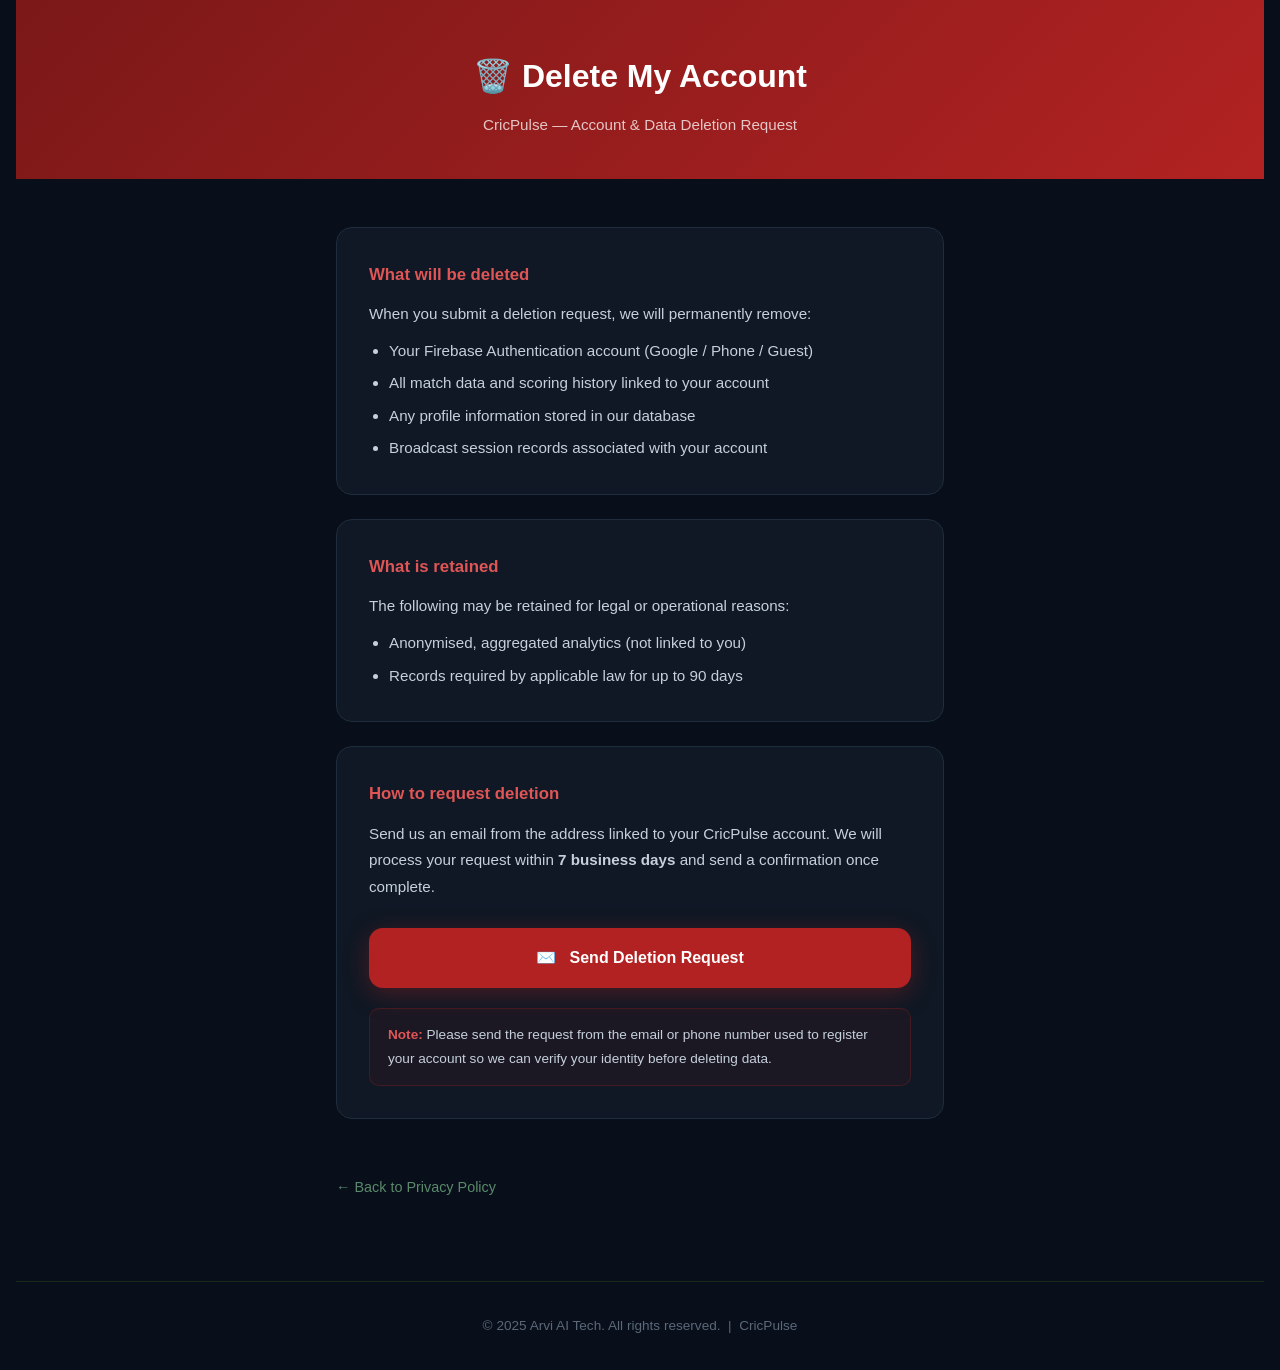
<file: cricpulse-delete-account.html>
<!DOCTYPE html>
<html lang="en">
<head>
  <meta charset="UTF-8" />
  <meta name="viewport" content="width=device-width, initial-scale=1.0" />
  <title>Delete My Account – CricPulse</title>
  <style>
    *, *::before, *::after { box-sizing: border-box; margin: 0; padding: 0; }

    body {
      font-family: -apple-system, BlinkMacSystemFont, "Segoe UI", Roboto, Helvetica, Arial, sans-serif;
      background: #080E1A;
      color: #E0E6F0;
      line-height: 1.75;
      padding: 0 16px;
      min-height: 100vh;
    }

    header {
      background: linear-gradient(135deg, #7B1818 0%, #B22222 100%);
      padding: 48px 24px 40px;
      text-align: center;
    }

    header h1 { font-size: 2rem; font-weight: 800; color: #fff; }
    header p  { margin-top: 8px; font-size: 0.95rem; color: rgba(255,255,255,0.75); }

    .container {
      max-width: 640px;
      margin: 0 auto;
      padding: 48px 16px 80px;
    }

    .card {
      background: #0F1824;
      border: 1px solid #1E2D3D;
      border-radius: 16px;
      padding: 32px;
      margin-bottom: 24px;
    }

    h2 {
      font-size: 1.05rem;
      font-weight: 700;
      color: #E05555;
      margin-bottom: 12px;
    }

    p { color: #C5D0DC; margin-top: 8px; font-size: 0.95rem; }

    ul {
      margin-top: 10px;
      padding-left: 20px;
      color: #C5D0DC;
      font-size: 0.95rem;
    }

    ul li { margin-top: 6px; }

    .mailto-btn {
      display: inline-flex;
      align-items: center;
      gap: 10px;
      margin-top: 28px;
      background: #B22222;
      color: #fff;
      text-decoration: none;
      font-weight: 700;
      font-size: 1rem;
      padding: 16px 32px;
      border-radius: 14px;
      box-shadow: 0 6px 24px rgba(178,34,34,0.35);
      transition: background 0.2s;
      width: 100%;
      justify-content: center;
    }

    .mailto-btn:hover { background: #8B0000; }

    .note {
      margin-top: 20px;
      background: rgba(178,34,34,0.08);
      border: 1px solid rgba(178,34,34,0.25);
      border-radius: 10px;
      padding: 14px 18px;
      font-size: 0.85rem;
      color: #C5D0DC;
    }

    .note strong { color: #E05555; }

    a.back {
      display: inline-block;
      margin-top: 32px;
      color: #5A8A6A;
      text-decoration: none;
      font-size: 0.9rem;
    }

    a.back:hover { text-decoration: underline; }

    footer {
      text-align: center;
      padding: 32px 16px;
      border-top: 1px solid #1a2a1a;
      color: #5A6878;
      font-size: 0.85rem;
    }
  </style>
</head>
<body>

<header>
  <h1>🗑️ Delete My Account</h1>
  <p>CricPulse — Account & Data Deletion Request</p>
</header>

<div class="container">

  <div class="card">
    <h2>What will be deleted</h2>
    <p>When you submit a deletion request, we will permanently remove:</p>
    <ul>
      <li>Your Firebase Authentication account (Google / Phone / Guest)</li>
      <li>All match data and scoring history linked to your account</li>
      <li>Any profile information stored in our database</li>
      <li>Broadcast session records associated with your account</li>
    </ul>
  </div>

  <div class="card">
    <h2>What is retained</h2>
    <p>The following may be retained for legal or operational reasons:</p>
    <ul>
      <li>Anonymised, aggregated analytics (not linked to you)</li>
      <li>Records required by applicable law for up to 90 days</li>
    </ul>
  </div>

  <div class="card">
    <h2>How to request deletion</h2>
    <p>Send us an email from the address linked to your CricPulse account. We will process your request within <strong>7 business days</strong> and send a confirmation once complete.</p>

    <a class="mailto-btn"
       href="mailto:hello@arviaitech.com?subject=CricPulse%20Account%20Deletion%20Request&body=Hi%2C%0A%0AI%20would%20like%20to%20request%20the%20permanent%20deletion%20of%20my%20CricPulse%20account%20and%20all%20associated%20data.%0A%0ARegistered%20email%20%2F%20phone%3A%20%5Byour%20email%20or%20phone%20here%5D%0A%0AThank%20you.">
      ✉️ &nbsp; Send Deletion Request
    </a>

    <div class="note">
      <strong>Note:</strong> Please send the request from the email or phone number used to register your account so we can verify your identity before deleting data.
    </div>
  </div>

  <a class="back" href="https://arviaitech.com/cricpulse/privacy_policy.html">← Back to Privacy Policy</a>

</div>

<footer>
  &copy; 2025 Arvi AI Tech. All rights reserved. &nbsp;|&nbsp; CricPulse
</footer>

</body>
</html>
</file>
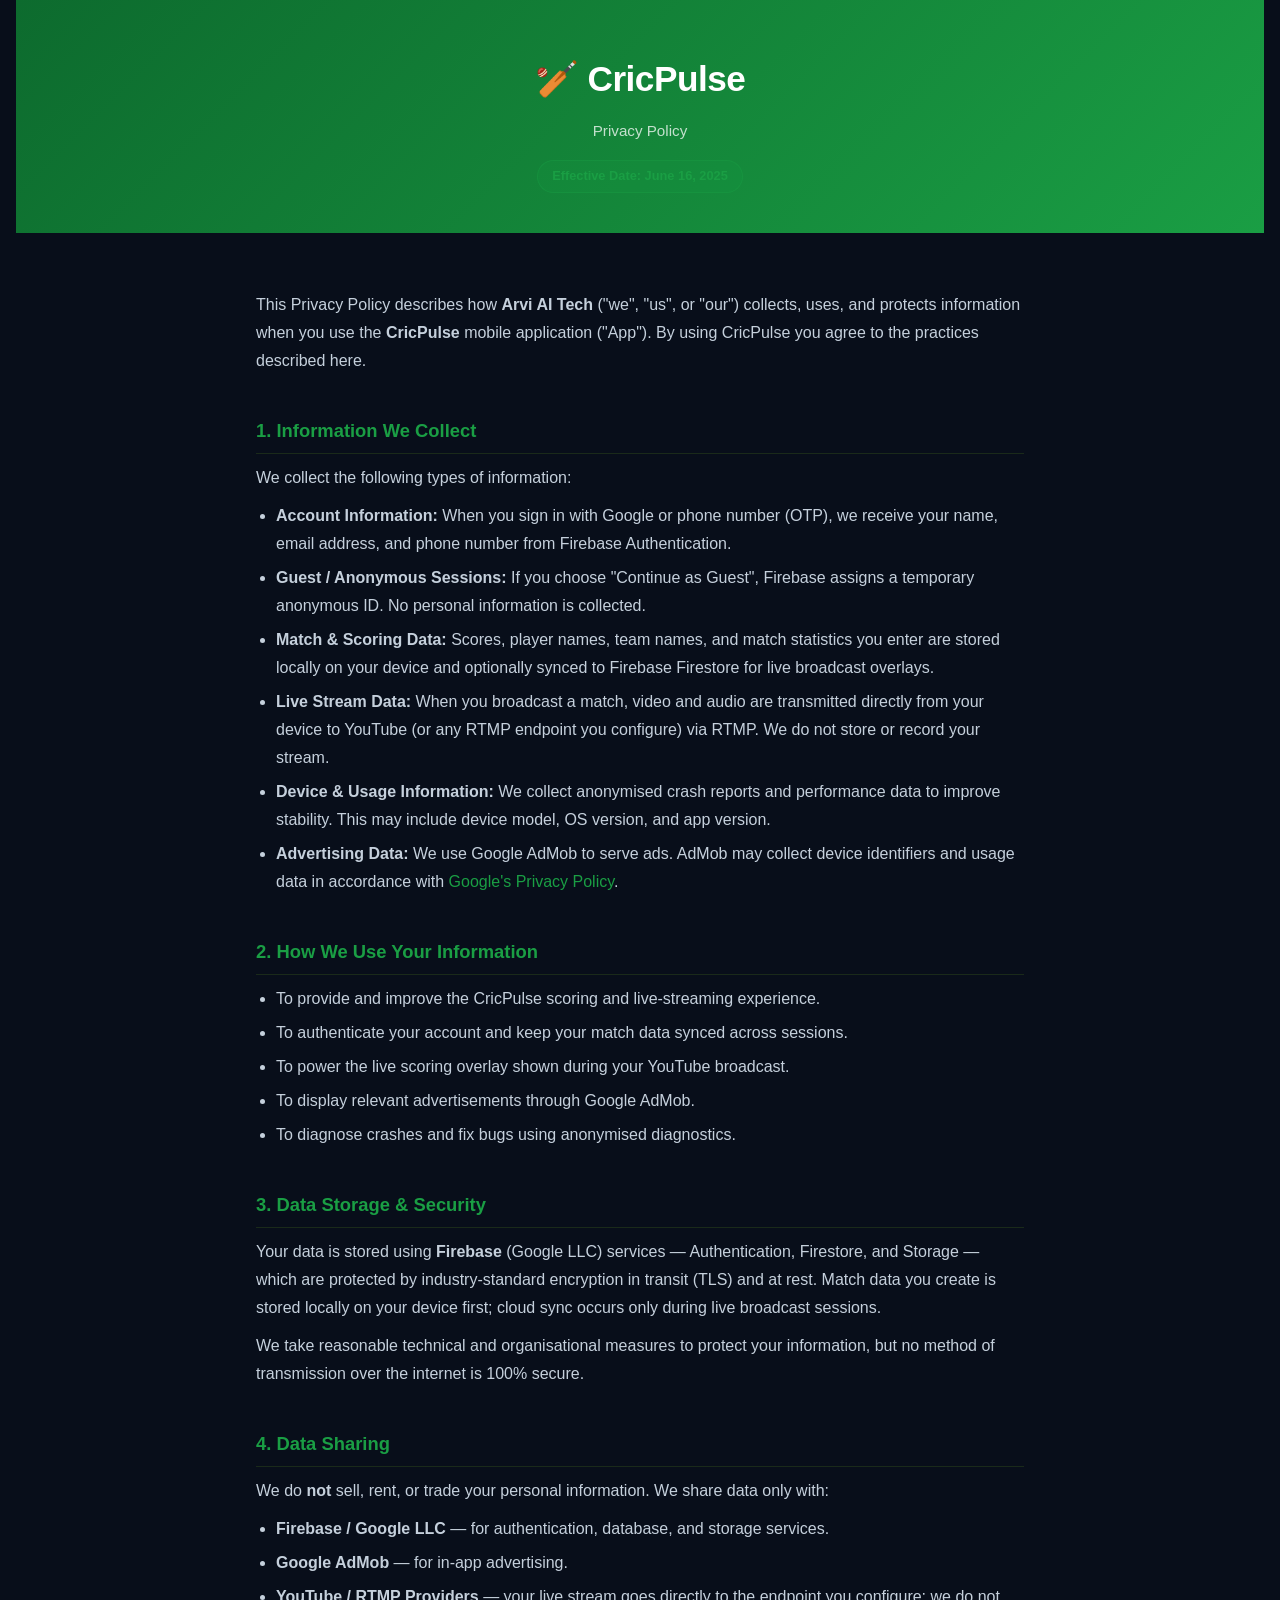
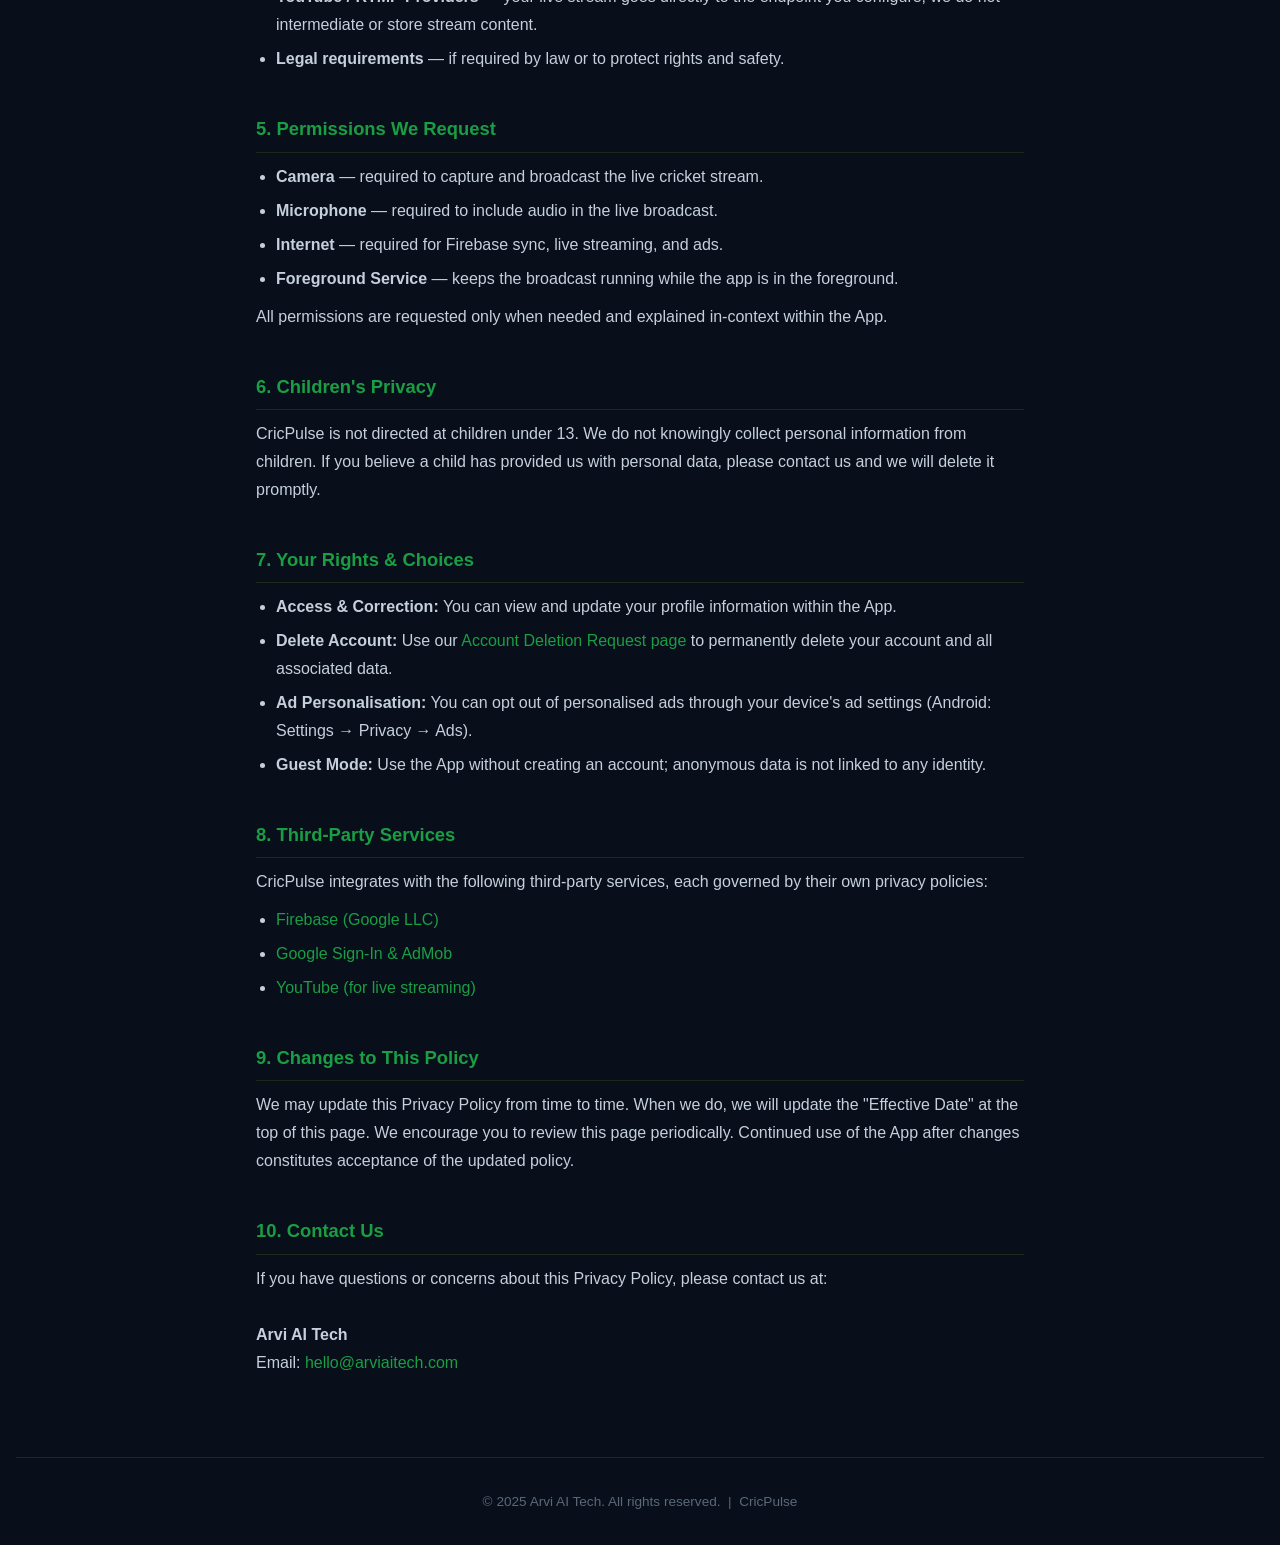
<file: cricpulse-privacy-policy.html>
<!DOCTYPE html>
<html lang="en">
<head>
  <meta charset="UTF-8" />
  <meta name="viewport" content="width=device-width, initial-scale=1.0" />
  <title>Privacy Policy – CricPulse</title>
  <style>
    *, *::before, *::after { box-sizing: border-box; margin: 0; padding: 0; }

    body {
      font-family: -apple-system, BlinkMacSystemFont, "Segoe UI", Roboto, Helvetica, Arial, sans-serif;
      background: #080E1A;
      color: #E0E6F0;
      line-height: 1.75;
      padding: 0 16px;
    }

    header {
      background: linear-gradient(135deg, #0D6B2E 0%, #1A9E44 100%);
      padding: 48px 24px 40px;
      text-align: center;
    }

    header h1 {
      font-size: 2.2rem;
      font-weight: 800;
      letter-spacing: -0.5px;
      color: #fff;
    }

    header p {
      margin-top: 8px;
      font-size: 0.95rem;
      color: rgba(255,255,255,0.75);
    }

    .container {
      max-width: 800px;
      margin: 0 auto;
      padding: 48px 16px 80px;
    }

    h2 {
      font-size: 1.15rem;
      font-weight: 700;
      color: #1A9E44;
      margin-top: 40px;
      margin-bottom: 10px;
      padding-bottom: 6px;
      border-bottom: 1px solid #1a2a1a;
    }

    p { margin-top: 10px; color: #C5D0DC; }

    ul {
      margin-top: 10px;
      padding-left: 20px;
      color: #C5D0DC;
    }

    ul li { margin-top: 6px; }

    a { color: #1A9E44; text-decoration: none; }
    a:hover { text-decoration: underline; }

    .badge {
      display: inline-block;
      background: rgba(26,158,68,0.15);
      border: 1px solid rgba(26,158,68,0.4);
      color: #1A9E44;
      border-radius: 20px;
      padding: 4px 14px;
      font-size: 0.8rem;
      font-weight: 600;
      margin-top: 16px;
    }

    footer {
      text-align: center;
      padding: 32px 16px;
      border-top: 1px solid #1a2a1a;
      color: #5A6878;
      font-size: 0.85rem;
    }
  </style>
</head>
<body>

<header>
  <h1>🏏 CricPulse</h1>
  <p>Privacy Policy</p>
  <span class="badge">Effective Date: June 16, 2025</span>
</header>

<div class="container">

  <p>
    This Privacy Policy describes how <strong>Arvi AI Tech</strong> ("we", "us", or "our") collects,
    uses, and protects information when you use the <strong>CricPulse</strong> mobile application
    ("App"). By using CricPulse you agree to the practices described here.
  </p>

  <h2>1. Information We Collect</h2>
  <p>We collect the following types of information:</p>
  <ul>
    <li><strong>Account Information:</strong> When you sign in with Google or phone number (OTP),
        we receive your name, email address, and phone number from Firebase Authentication.</li>
    <li><strong>Guest / Anonymous Sessions:</strong> If you choose "Continue as Guest", Firebase
        assigns a temporary anonymous ID. No personal information is collected.</li>
    <li><strong>Match & Scoring Data:</strong> Scores, player names, team names, and match
        statistics you enter are stored locally on your device and optionally synced to
        Firebase Firestore for live broadcast overlays.</li>
    <li><strong>Live Stream Data:</strong> When you broadcast a match, video and audio are
        transmitted directly from your device to YouTube (or any RTMP endpoint you configure)
        via RTMP. We do not store or record your stream.</li>
    <li><strong>Device & Usage Information:</strong> We collect anonymised crash reports and
        performance data to improve stability. This may include device model, OS version,
        and app version.</li>
    <li><strong>Advertising Data:</strong> We use Google AdMob to serve ads. AdMob may collect
        device identifiers and usage data in accordance with
        <a href="https://policies.google.com/privacy" target="_blank">Google's Privacy Policy</a>.</li>
  </ul>

  <h2>2. How We Use Your Information</h2>
  <ul>
    <li>To provide and improve the CricPulse scoring and live-streaming experience.</li>
    <li>To authenticate your account and keep your match data synced across sessions.</li>
    <li>To power the live scoring overlay shown during your YouTube broadcast.</li>
    <li>To display relevant advertisements through Google AdMob.</li>
    <li>To diagnose crashes and fix bugs using anonymised diagnostics.</li>
  </ul>

  <h2>3. Data Storage & Security</h2>
  <p>
    Your data is stored using <strong>Firebase</strong> (Google LLC) services — Authentication,
    Firestore, and Storage — which are protected by industry-standard encryption in transit (TLS)
    and at rest. Match data you create is stored locally on your device first; cloud sync occurs
    only during live broadcast sessions.
  </p>
  <p>
    We take reasonable technical and organisational measures to protect your information, but no
    method of transmission over the internet is 100% secure.
  </p>

  <h2>4. Data Sharing</h2>
  <p>We do <strong>not</strong> sell, rent, or trade your personal information. We share data only with:</p>
  <ul>
    <li><strong>Firebase / Google LLC</strong> — for authentication, database, and storage services.</li>
    <li><strong>Google AdMob</strong> — for in-app advertising.</li>
    <li><strong>YouTube / RTMP Providers</strong> — your live stream goes directly to the endpoint
        you configure; we do not intermediate or store stream content.</li>
    <li><strong>Legal requirements</strong> — if required by law or to protect rights and safety.</li>
  </ul>

  <h2>5. Permissions We Request</h2>
  <ul>
    <li><strong>Camera</strong> — required to capture and broadcast the live cricket stream.</li>
    <li><strong>Microphone</strong> — required to include audio in the live broadcast.</li>
    <li><strong>Internet</strong> — required for Firebase sync, live streaming, and ads.</li>

    <li><strong>Foreground Service</strong> — keeps the broadcast running while the app is in the foreground.</li>
  </ul>
  <p>All permissions are requested only when needed and explained in-context within the App.</p>

  <h2>6. Children's Privacy</h2>
  <p>
    CricPulse is not directed at children under 13. We do not knowingly collect personal
    information from children. If you believe a child has provided us with personal data,
    please contact us and we will delete it promptly.
  </p>

  <h2>7. Your Rights & Choices</h2>
  <ul>
    <li><strong>Access & Correction:</strong> You can view and update your profile information
        within the App.</li>
    <li><strong>Delete Account:</strong> Use our
        <a href="https://arviaitech.com/cricpulse/delete_account.html">Account Deletion Request page</a>
        to permanently delete your account and all associated data.</li>
    <li><strong>Ad Personalisation:</strong> You can opt out of personalised ads through your
        device's ad settings (Android: Settings → Privacy → Ads).</li>
    <li><strong>Guest Mode:</strong> Use the App without creating an account; anonymous data is
        not linked to any identity.</li>
  </ul>

  <h2>8. Third-Party Services</h2>
  <p>CricPulse integrates with the following third-party services, each governed by their own privacy policies:</p>
  <ul>
    <li><a href="https://firebase.google.com/support/privacy" target="_blank">Firebase (Google LLC)</a></li>
    <li><a href="https://policies.google.com/privacy" target="_blank">Google Sign-In & AdMob</a></li>
    <li><a href="https://www.youtube.com/static?template=terms" target="_blank">YouTube (for live streaming)</a></li>
  </ul>

  <h2>9. Changes to This Policy</h2>
  <p>
    We may update this Privacy Policy from time to time. When we do, we will update the
    "Effective Date" at the top of this page. We encourage you to review this page periodically.
    Continued use of the App after changes constitutes acceptance of the updated policy.
  </p>

  <h2>10. Contact Us</h2>
  <p>
    If you have questions or concerns about this Privacy Policy, please contact us at:<br/><br/>
    <strong>Arvi AI Tech</strong><br/>
    Email: <a href="mailto:hello@arviaitech.com">hello@arviaitech.com</a>
  </p>

</div>

<footer>
  &copy; 2025 Arvi AI Tech. All rights reserved. &nbsp;|&nbsp; CricPulse
</footer>

</body>
</html>
</file>
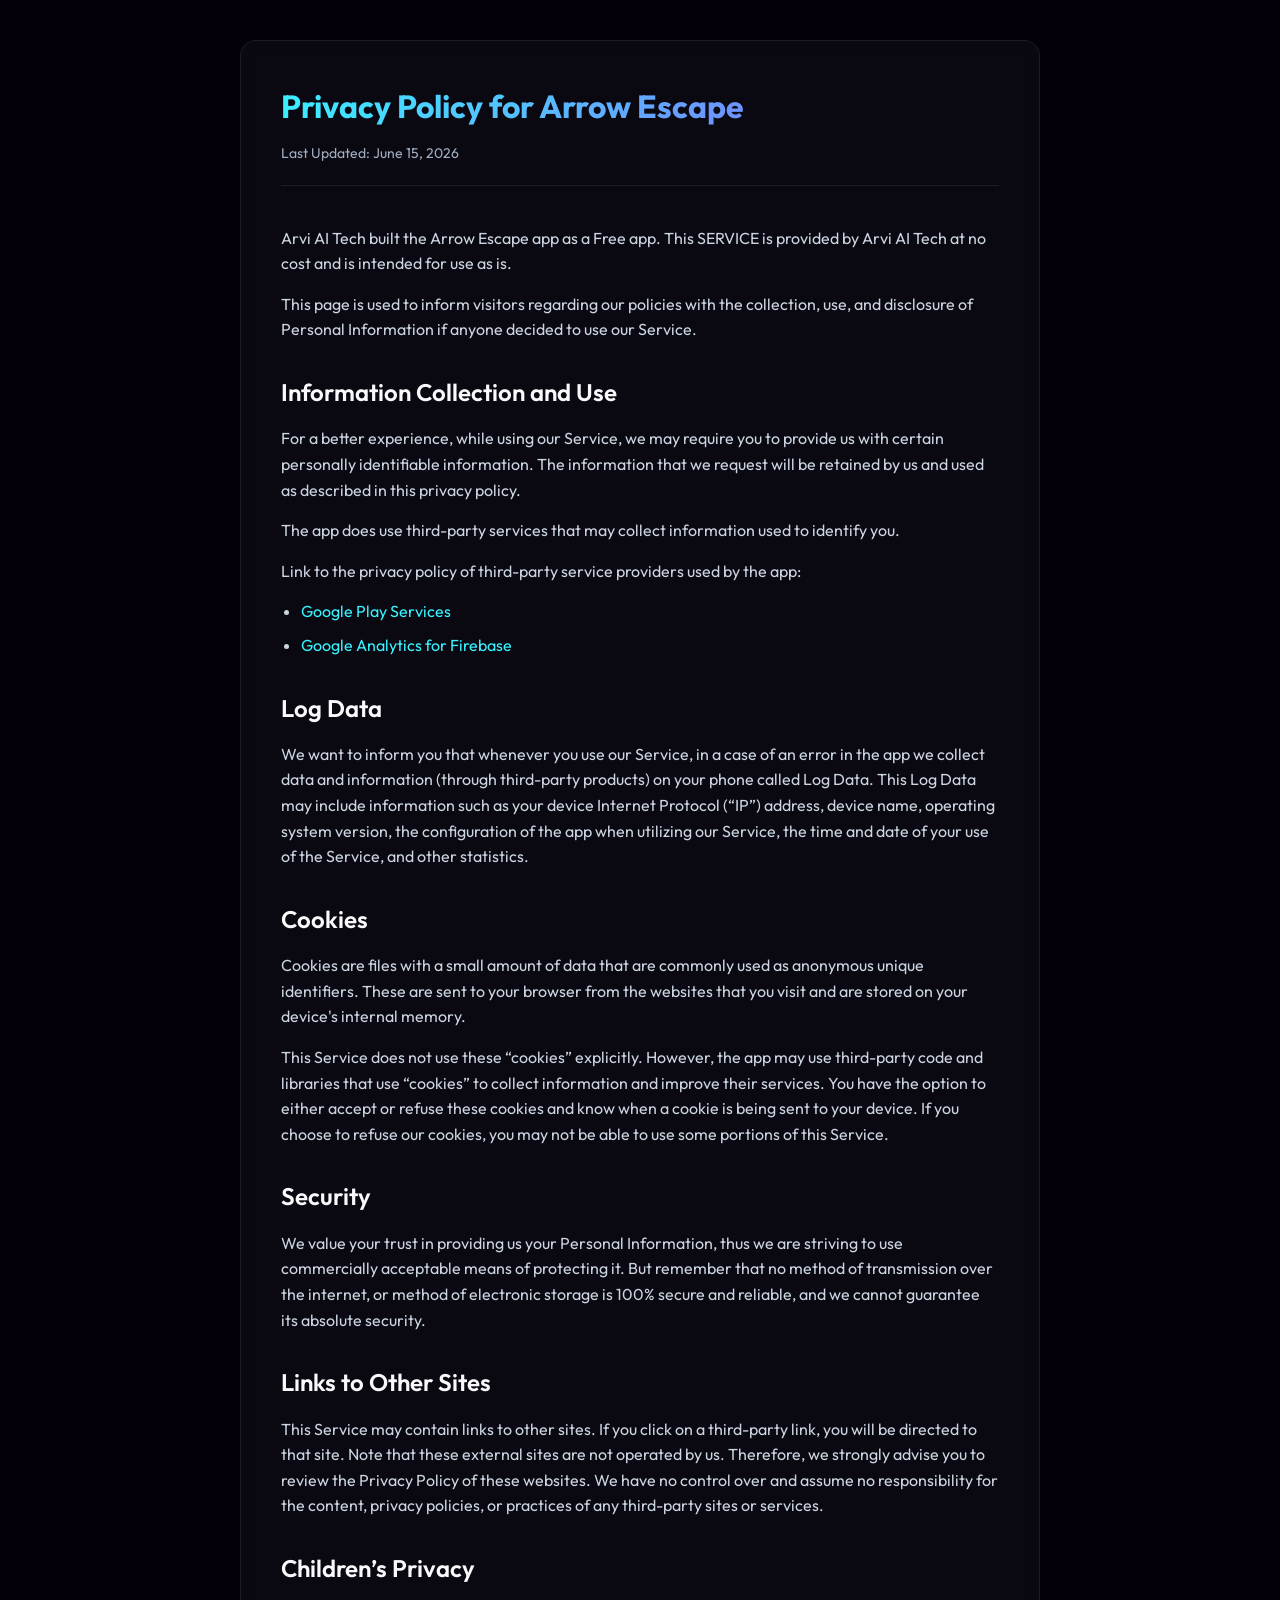
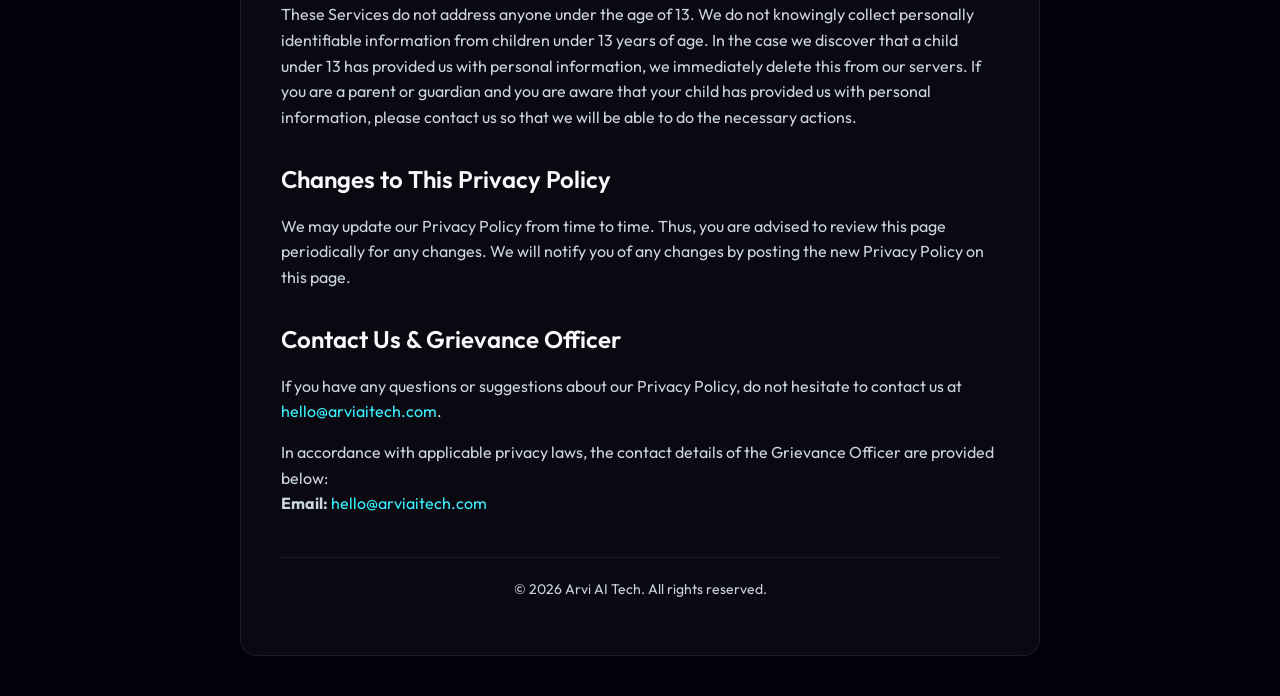
<file: privacy-policy-arrow-escape.html>
<!DOCTYPE html>
<html lang="en">
<head>
  <meta charset="UTF-8">
  <meta name="viewport" content="width=device-width, initial-scale=1.0">
  <title>Privacy Policy - Arrow Escape | Arvi AI Tech</title>
  <meta name="robots" content="noindex, nofollow">
  <link rel="preconnect" href="https://fonts.googleapis.com">
  <link rel="preconnect" href="https://fonts.gstatic.com" crossorigin>
  <link href="https://fonts.googleapis.com/css2?family=Space+Grotesk:wght@400;500;600;700&family=Outfit:wght@400;500;600;700&display=swap" rel="stylesheet">
  <style>
    :root {
      --bg: #03000a;
      --panel: rgba(255, 255, 255, 0.03);
      --panel-border: rgba(255, 255, 255, 0.08);
      --ink: #f8f9fa;
      --muted: #a0aec0;
      --cyan: #38f3ff;
      --violet: #8b5cff;
      --pink: #ff007a;
      --font-sans: 'Outfit', sans-serif;
    }

    * {
      box-sizing: border-box;
      margin: 0;
      padding: 0;
    }

    body {
      background-color: var(--bg);
      color: var(--ink);
      font-family: var(--font-sans);
      line-height: 1.6;
      padding: 40px 20px;
    }

    .container {
      max-width: 800px;
      margin: 0 auto;
      background: var(--panel);
      border: 1px solid var(--panel-border);
      border-radius: 16px;
      padding: 40px;
      backdrop-filter: blur(10px);
    }

    header {
      margin-bottom: 40px;
      border-bottom: 1px solid var(--panel-border);
      padding-bottom: 20px;
    }

    h1 {
      font-size: 32px;
      font-weight: 700;
      margin-bottom: 10px;
      background: linear-gradient(135deg, var(--cyan), var(--violet));
      -webkit-background-clip: text;
      background-clip: text;
      -webkit-text-fill-color: transparent;
    }

    .last-updated {
      color: var(--muted);
      font-size: 14px;
    }

    h2 {
      font-size: 24px;
      margin-top: 30px;
      margin-bottom: 15px;
      color: var(--ink);
      font-weight: 600;
    }

    p {
      margin-bottom: 15px;
      color: #cbd5e1;
    }

    ul {
      margin-bottom: 15px;
      padding-left: 20px;
      color: #cbd5e1;
    }

    li {
      margin-bottom: 8px;
    }

    a {
      color: var(--cyan);
      text-decoration: none;
    }

    a:hover {
      text-decoration: underline;
    }

    .footer {
      margin-top: 40px;
      text-align: center;
      padding-top: 20px;
      border-top: 1px solid var(--panel-border);
      color: var(--muted);
      font-size: 14px;
    }
  </style>
  
  <!-- Google AdSense (Lazy Loaded for Performance) -->
  <script type="text/javascript">
    let adLoaded = false;
    function loadAds() {
      if(!adLoaded) {
        adLoaded = true;
        let s = document.createElement('script');
        s.src = "https://pagead2.googlesyndication.com/pagead/js/adsbygoogle.js?client=ca-pub-8633808258036617";
        s.crossOrigin = "anonymous";
        document.head.appendChild(s);
        window.removeEventListener('scroll', loadAds);
        window.removeEventListener('mousemove', loadAds);
        window.removeEventListener('touchstart', loadAds);
      }
    }
    window.addEventListener('scroll', loadAds);
    window.addEventListener('mousemove', loadAds);
    window.addEventListener('touchstart', loadAds);
    setTimeout(loadAds, 5000);
  </script>

  <link rel="icon" type="image/svg+xml" href="/favicon.svg" />
</head>
<body>
  <div class="container">
    <header>
      <h1>Privacy Policy for Arrow Escape</h1>
      <div class="last-updated">Last Updated: June 15, 2026</div>
    </header>

    <main>
      <p>Arvi AI Tech built the Arrow Escape app as a Free app. This SERVICE is provided by Arvi AI Tech at no cost and is intended for use as is.</p>
      
      <p>This page is used to inform visitors regarding our policies with the collection, use, and disclosure of Personal Information if anyone decided to use our Service.</p>

      <h2>Information Collection and Use</h2>
      <p>For a better experience, while using our Service, we may require you to provide us with certain personally identifiable information. The information that we request will be retained by us and used as described in this privacy policy.</p>
      <p>The app does use third-party services that may collect information used to identify you.</p>
      <p>Link to the privacy policy of third-party service providers used by the app:</p>
      <ul>
        <li><a href="https://policies.google.com/privacy" target="_blank" rel="noopener">Google Play Services</a></li>
        <li><a href="https://firebase.google.com/policies/analytics" target="_blank" rel="noopener">Google Analytics for Firebase</a></li>
      </ul>

      <h2>Log Data</h2>
      <p>We want to inform you that whenever you use our Service, in a case of an error in the app we collect data and information (through third-party products) on your phone called Log Data. This Log Data may include information such as your device Internet Protocol (“IP”) address, device name, operating system version, the configuration of the app when utilizing our Service, the time and date of your use of the Service, and other statistics.</p>

      <h2>Cookies</h2>
      <p>Cookies are files with a small amount of data that are commonly used as anonymous unique identifiers. These are sent to your browser from the websites that you visit and are stored on your device's internal memory.</p>
      <p>This Service does not use these “cookies” explicitly. However, the app may use third-party code and libraries that use “cookies” to collect information and improve their services. You have the option to either accept or refuse these cookies and know when a cookie is being sent to your device. If you choose to refuse our cookies, you may not be able to use some portions of this Service.</p>

      <h2>Security</h2>
      <p>We value your trust in providing us your Personal Information, thus we are striving to use commercially acceptable means of protecting it. But remember that no method of transmission over the internet, or method of electronic storage is 100% secure and reliable, and we cannot guarantee its absolute security.</p>

      <h2>Links to Other Sites</h2>
      <p>This Service may contain links to other sites. If you click on a third-party link, you will be directed to that site. Note that these external sites are not operated by us. Therefore, we strongly advise you to review the Privacy Policy of these websites. We have no control over and assume no responsibility for the content, privacy policies, or practices of any third-party sites or services.</p>

      <h2>Children’s Privacy</h2>
      <p>These Services do not address anyone under the age of 13. We do not knowingly collect personally identifiable information from children under 13 years of age. In the case we discover that a child under 13 has provided us with personal information, we immediately delete this from our servers. If you are a parent or guardian and you are aware that your child has provided us with personal information, please contact us so that we will be able to do the necessary actions.</p>

      <h2>Changes to This Privacy Policy</h2>
      <p>We may update our Privacy Policy from time to time. Thus, you are advised to review this page periodically for any changes. We will notify you of any changes by posting the new Privacy Policy on this page.</p>

      <h2>Contact Us & Grievance Officer</h2>
      <p>If you have any questions or suggestions about our Privacy Policy, do not hesitate to contact us at <a href="mailto:hello@arviaitech.com">hello@arviaitech.com</a>.</p>
      <p>In accordance with applicable privacy laws, the contact details of the Grievance Officer are provided below:<br>
      <strong>Email:</strong> <a href="mailto:hello@arviaitech.com">hello@arviaitech.com</a></p>
    </main>

    <footer class="footer">
      <p>&copy; 2026 Arvi AI Tech. All rights reserved.</p>
    </footer>
  </div>
</body>
</html>
</file>
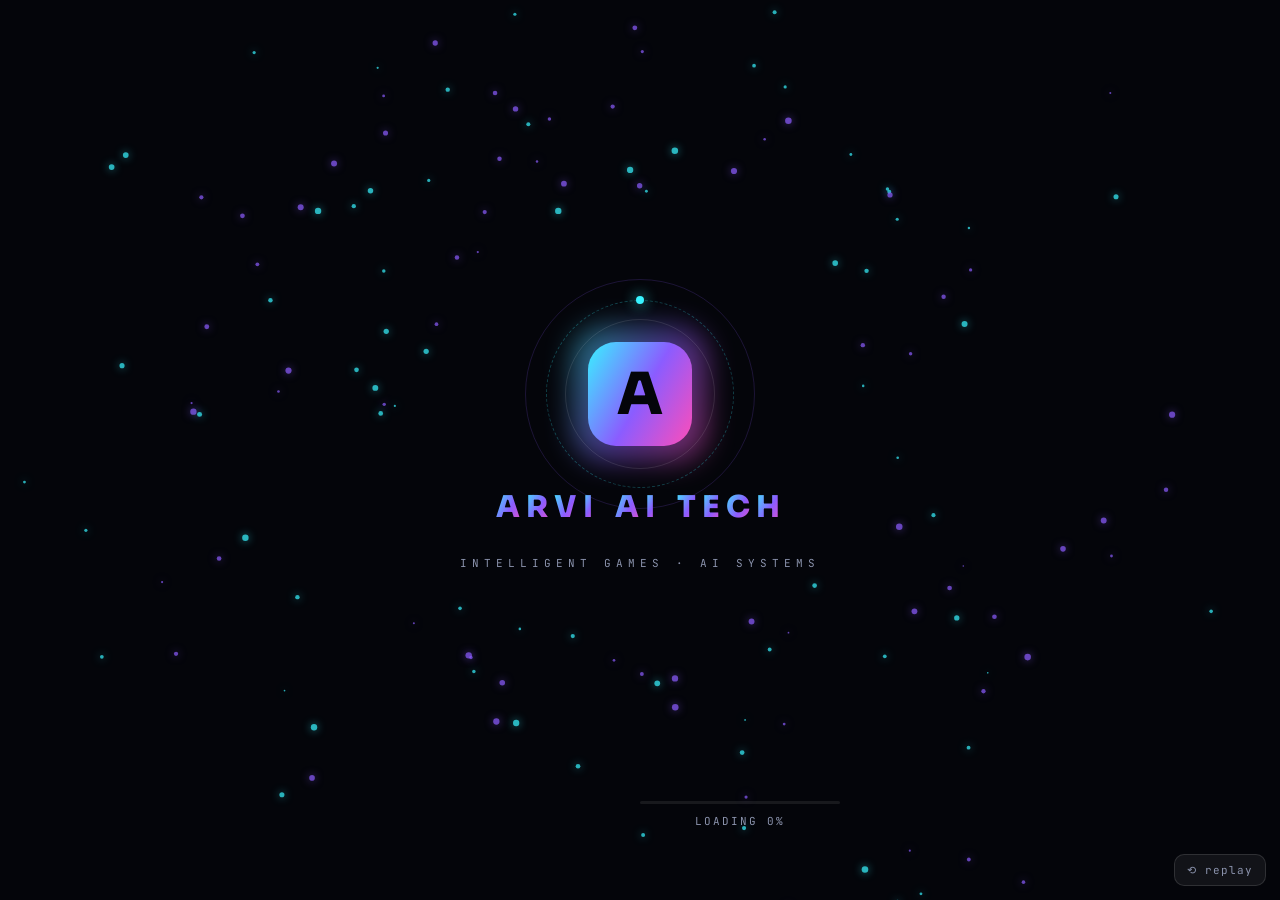
<file: splash.html>
<!DOCTYPE html>
<html lang="en">
<head>
<meta charset="UTF-8" />
<meta name="viewport" content="width=device-width, initial-scale=1.0, viewport-fit=cover" />
<title>Arvi AI Tech — Splash</title>
<link rel="preconnect" href="https://fonts.googleapis.com" />
<link rel="preconnect" href="https://fonts.gstatic.com" crossorigin />
<link href="https://fonts.googleapis.com/css2?family=Sora:wght@700;800&family=JetBrains+Mono:wght@500&display=swap" rel="stylesheet" />
<style>
  :root{
    --cyan:#38f3ff; --violet:#8b5cff; --pink:#ff4db8;
    --grad:linear-gradient(120deg,#38f3ff,#8b5cff 52%,#ff4db8);
  }
  *{box-sizing:border-box;margin:0;padding:0}
  html,body{height:100%}
  body{
    font-family:"Sora",system-ui,sans-serif;background:#04050a;color:#eaf0ff;
    overflow:hidden;-webkit-font-smoothing:antialiased;
  }

  /* ====== APP (revealed after splash) ====== */
  .app{
    position:fixed;inset:0;display:grid;place-content:center;justify-items:center;gap:14px;text-align:center;padding:30px;
    background:radial-gradient(120% 90% at 50% 0%,#160f33,#04050a 70%);
  }
  .app h1{font-size:30px}
  .app p{color:#8b93ad;font-family:"JetBrains Mono",monospace;font-size:13px;letter-spacing:1px}
  .app .play{margin-top:18px;border:0;cursor:pointer;font-family:"Sora";font-weight:700;font-size:15px;color:#04050a;background:var(--grad);padding:14px 30px;border-radius:14px;box-shadow:0 10px 30px rgba(56,243,255,.35)}

  /* ====== SPLASH ====== */
  .splash{
    position:fixed;inset:0;z-index:10;background:#04050a;
    display:grid;place-content:center;justify-items:center;
    transition:opacity .6s ease, transform .8s cubic-bezier(.6,0,.2,1), filter .8s;
  }
  .splash.warp{opacity:0;transform:scale(1.6);filter:blur(8px);pointer-events:none}

  #fx{position:absolute;inset:0;width:100%;height:100%}

  .stage{position:relative;display:grid;justify-items:center;gap:30px;z-index:2}

  /* logo */
  .logo{position:relative;width:128px;height:128px;display:grid;place-items:center;opacity:0;transform:scale(.4);animation:logoIn .9s .25s cubic-bezier(.2,1.3,.4,1) forwards}
  @keyframes logoIn{to{opacity:1;transform:scale(1)}}
  .badge{
    width:104px;height:104px;border-radius:28px;display:grid;place-items:center;
    background:var(--grad);color:#04050a;font-family:"Sora";font-weight:800;font-size:58px;
    box-shadow:0 0 0 rgba(56,243,255,.6);animation:glow 2s .9s ease-in-out infinite;
  }
  @keyframes glow{0%,100%{box-shadow:0 0 30px rgba(56,243,255,.45),0 0 70px rgba(139,92,255,.3)}50%{box-shadow:0 0 55px rgba(56,243,255,.8),0 0 110px rgba(255,77,184,.45)}}
  .badge::after{content:"";position:absolute;inset:-3px;border-radius:31px;background:var(--grad);filter:blur(14px);opacity:.5;z-index:-1}
  /* orbit rings */
  .ring{position:absolute;border-radius:50%;border:1px solid rgba(255,255,255,.10);opacity:0;animation:ringIn .8s .5s forwards}
  .ring.r1{width:150px;height:150px}
  .ring.r2{width:188px;height:188px;border-style:dashed;border-color:rgba(56,243,255,.25);animation:ringIn .8s .65s forwards, spin 14s linear infinite}
  .ring.r3{width:230px;height:230px;border-color:rgba(139,92,255,.18);animation:ringIn .8s .8s forwards, spin 22s linear infinite reverse}
  @keyframes ringIn{to{opacity:1}}
  @keyframes spin{to{transform:rotate(360deg)}}
  /* orbiting dot */
  .orbit{position:absolute;width:188px;height:188px;animation:spin 6s linear infinite;opacity:0;animation:ringIn .8s .9s forwards, spin 6s linear infinite}
  .orbit::before{content:"";position:absolute;top:-4px;left:50%;width:8px;height:8px;margin-left:-4px;border-radius:50%;background:var(--cyan);box-shadow:0 0 14px var(--cyan)}

  /* brand text */
  .brand{display:flex;gap:2px;font-weight:800;font-size:30px;letter-spacing:4px}
  .brand .ch{opacity:0;transform:translateY(18px);display:inline-block;
    background:var(--grad);-webkit-background-clip:text;background-clip:text;-webkit-text-fill-color:transparent;
    animation:chIn .5s forwards}
  .brand .sp{width:14px}
  @keyframes chIn{to{opacity:1;transform:none}}
  .tagline{font-family:"JetBrains Mono",monospace;font-size:11px;letter-spacing:5px;color:#8b93ad;
    opacity:0;animation:fadeUp .6s 1.7s forwards}
  @keyframes fadeUp{from{opacity:0;transform:translateY(8px)}to{opacity:1;transform:none}}

  /* progress */
  .load{position:absolute;bottom:8%;left:50%;transform:translateX(-50%);width:200px;display:grid;gap:10px;justify-items:center;
    opacity:0;animation:fadeUp .6s 1.9s forwards;z-index:2}
  .bar{width:200px;height:3px;border-radius:3px;background:rgba(255,255,255,.08);overflow:hidden}
  .bar i{display:block;height:100%;width:0;background:var(--grad);box-shadow:0 0 12px rgba(56,243,255,.6);border-radius:3px}
  .pct{font-family:"JetBrains Mono",monospace;font-size:11px;letter-spacing:2px;color:#8b93ad}

  /* replay */
  .replay{position:fixed;right:14px;bottom:14px;z-index:30;background:rgba(255,255,255,.06);border:1px solid rgba(255,255,255,.12);
    color:#8b93ad;font-family:"JetBrains Mono",monospace;font-size:11px;letter-spacing:1px;padding:8px 12px;border-radius:10px;cursor:pointer}
  .flash{position:fixed;inset:0;z-index:20;background:#fff;opacity:0;pointer-events:none}
  .flash.go{animation:flash .5s ease forwards}
  @keyframes flash{0%{opacity:0}30%{opacity:.85}100%{opacity:0}}
</style>

<!-- Google AdSense (Lazy Loaded for Performance) -->
<script type="text/javascript">
  let adLoaded = false;
  function loadAds() {
    if(!adLoaded) {
      adLoaded = true;
      let s = document.createElement('script');
      s.src = "https://pagead2.googlesyndication.com/pagead/js/adsbygoogle.js?client=ca-pub-8633808258036617";
      s.crossOrigin = "anonymous";
      document.head.appendChild(s);
      window.removeEventListener('scroll', loadAds);
      window.removeEventListener('mousemove', loadAds);
      window.removeEventListener('touchstart', loadAds);
    }
  }
  window.addEventListener('scroll', loadAds);
  window.addEventListener('mousemove', loadAds);
  window.addEventListener('touchstart', loadAds);
  setTimeout(loadAds, 5000);
</script>

  <link rel="icon" type="image/svg+xml" href="/favicon.svg" />
</head>
<body>

  <!-- The actual app/game loads here (placeholder) -->
  <main class="app">
    <h1>Your game is ready 🎮</h1>
    <p>THIS IS WHERE YOUR APP / GAME LOADS</p>
    <button class="play" onclick="runSplash()">▶ Replay intro</button>
  </main>

  <!-- Brand splash overlay -->
  <div class="splash" id="splash">
    <canvas id="fx"></canvas>
    <div class="stage">
      <div class="logo">
        <span class="ring r1"></span><span class="ring r2"></span><span class="ring r3"></span>
        <span class="orbit"></span>
        <span class="badge">A</span>
      </div>
      <div class="brand" id="brand"></div>
      <div class="tagline">INTELLIGENT&nbsp;GAMES&nbsp;·&nbsp;AI&nbsp;SYSTEMS</div>
    </div>
    <div class="load">
      <div class="bar"><i id="barFill"></i></div>
      <div class="pct" id="pct">LOADING 0%</div>
    </div>
  </div>
  <div class="flash" id="flash"></div>
  <button class="replay" onclick="runSplash()">⟲ replay</button>

<script>
/* ---- build brand letters with stagger ---- */
function buildBrand(){
  const host=document.getElementById('brand');
  host.innerHTML='';
  const text="ARVI AI TECH";
  let delay=1.0;
  [...text].forEach(c=>{
    if(c===' '){const s=document.createElement('span');s.className='sp';host.appendChild(s);return;}
    const el=document.createElement('span');
    el.className='ch';el.textContent=c;
    el.style.animationDelay=delay.toFixed(2)+'s';
    delay+=0.06;
    host.appendChild(el);
  });
}

/* ---- particle convergence canvas ---- */
let raf;
let warpSpeed = false;
function particles(){
  const cv=document.getElementById('fx');const ctx=cv.getContext('2d');
  const dpr=Math.min(devicePixelRatio||1,2);
  function size(){cv.width=innerWidth*dpr;cv.height=innerHeight*dpr;}
  size();
  const cx=cv.width/2, cy=cv.height/2 - 30*dpr;
  const N=150;
  const ps=Array.from({length:N},()=>{
    const a=Math.random()*Math.PI*2, r=(Math.max(cv.width,cv.height))*0.8;
    return {x:cx+Math.cos(a)*r, y:cy+Math.sin(a)*r, tx:cx, ty:cy,
            sz:(Math.random()*2.5+0.8)*dpr, sp:Math.random()*0.03+0.015,
            angle:a, dist:r,
            col:Math.random()<.5?'56,243,255':'139,92,255'};
  });
  const start=performance.now();
  warpSpeed = false;
  function draw(now){
    const t=now-start;
    if(warpSpeed) {
      ctx.fillStyle = 'rgba(4,5,10,0.3)';
      ctx.fillRect(0,0,cv.width,cv.height);
    } else {
      ctx.clearRect(0,0,cv.width,cv.height);
    }
    ps.forEach(p=>{
      if(!warpSpeed) {
        p.x+=(p.tx-p.x)*p.sp; p.y+=(p.ty-p.y)*p.sp;
      } else {
        p.sp *= 1.15;
        p.x += Math.cos(p.angle) * p.sp * 15;
        p.y += Math.sin(p.angle) * p.sp * 15;
        p.sz = Math.min(p.sz * 1.05, 12 * dpr);
      }
      const d=Math.hypot(p.tx-p.x,p.ty-p.y);
      const fade=warpSpeed ? 1 : Math.min(1, d/120/dpr);
      
      ctx.beginPath();
      if(warpSpeed) {
         ctx.moveTo(p.x - Math.cos(p.angle)*p.sp*20, p.y - Math.sin(p.angle)*p.sp*20);
         ctx.lineTo(p.x, p.y);
         ctx.lineWidth = p.sz;
         ctx.strokeStyle='rgba('+p.col+','+(0.3+0.7*fade).toFixed(2)+')';
         ctx.stroke();
      } else {
         ctx.arc(p.x,p.y,p.sz,0,7);
         ctx.fillStyle='rgba('+p.col+','+(0.15+0.55*fade).toFixed(2)+')';
         ctx.shadowBlur=8*dpr;ctx.shadowColor='rgba('+p.col+',.8)';
         ctx.fill();ctx.shadowBlur=0;
      }
    });
    if(t<4600) raf=requestAnimationFrame(draw);
    else ctx.clearRect(0,0,cv.width,cv.height);
  }
  cancelAnimationFrame(raf);
  raf=requestAnimationFrame(draw);
  window.onresize=size;
}

/* ---- progress + handoff ---- */
let timers=[];
function clearTimers(){timers.forEach(clearTimeout);timers=[];}
function runSplash(){
  clearTimers();
  const splash=document.getElementById('splash');
  const fill=document.getElementById('barFill');
  const pct=document.getElementById('pct');
  const flash=document.getElementById('flash');
  splash.classList.remove('warp');flash.classList.remove('go');
  fill.style.transition='none';fill.style.width='0';pct.textContent='LOADING 0%';
  buildBrand();
  particles();

  // animate loading bar from ~2.0s to ~3.6s
  timers.push(setTimeout(()=>{
    fill.style.transition='width 1.6s cubic-bezier(.4,0,.2,1)';
    fill.style.width='100%';
    let p=0;const iv=setInterval(()=>{p=Math.min(100,p+Math.ceil(Math.random()*9));pct.textContent='LOADING '+p+'%';if(p>=100){clearInterval(iv);pct.textContent='READY';}},150);
    timers.push(iv);
  },2000));

  // trigger warp
  timers.push(setTimeout(()=>{
    warpSpeed = true;
  },3600));

  // warp out -> reveal app
  timers.push(setTimeout(()=>{
    flash.classList.add('go');
    splash.classList.add('warp');
  },3950));
}

window.addEventListener('load',runSplash);
</script>
</body>
</html>
</file>
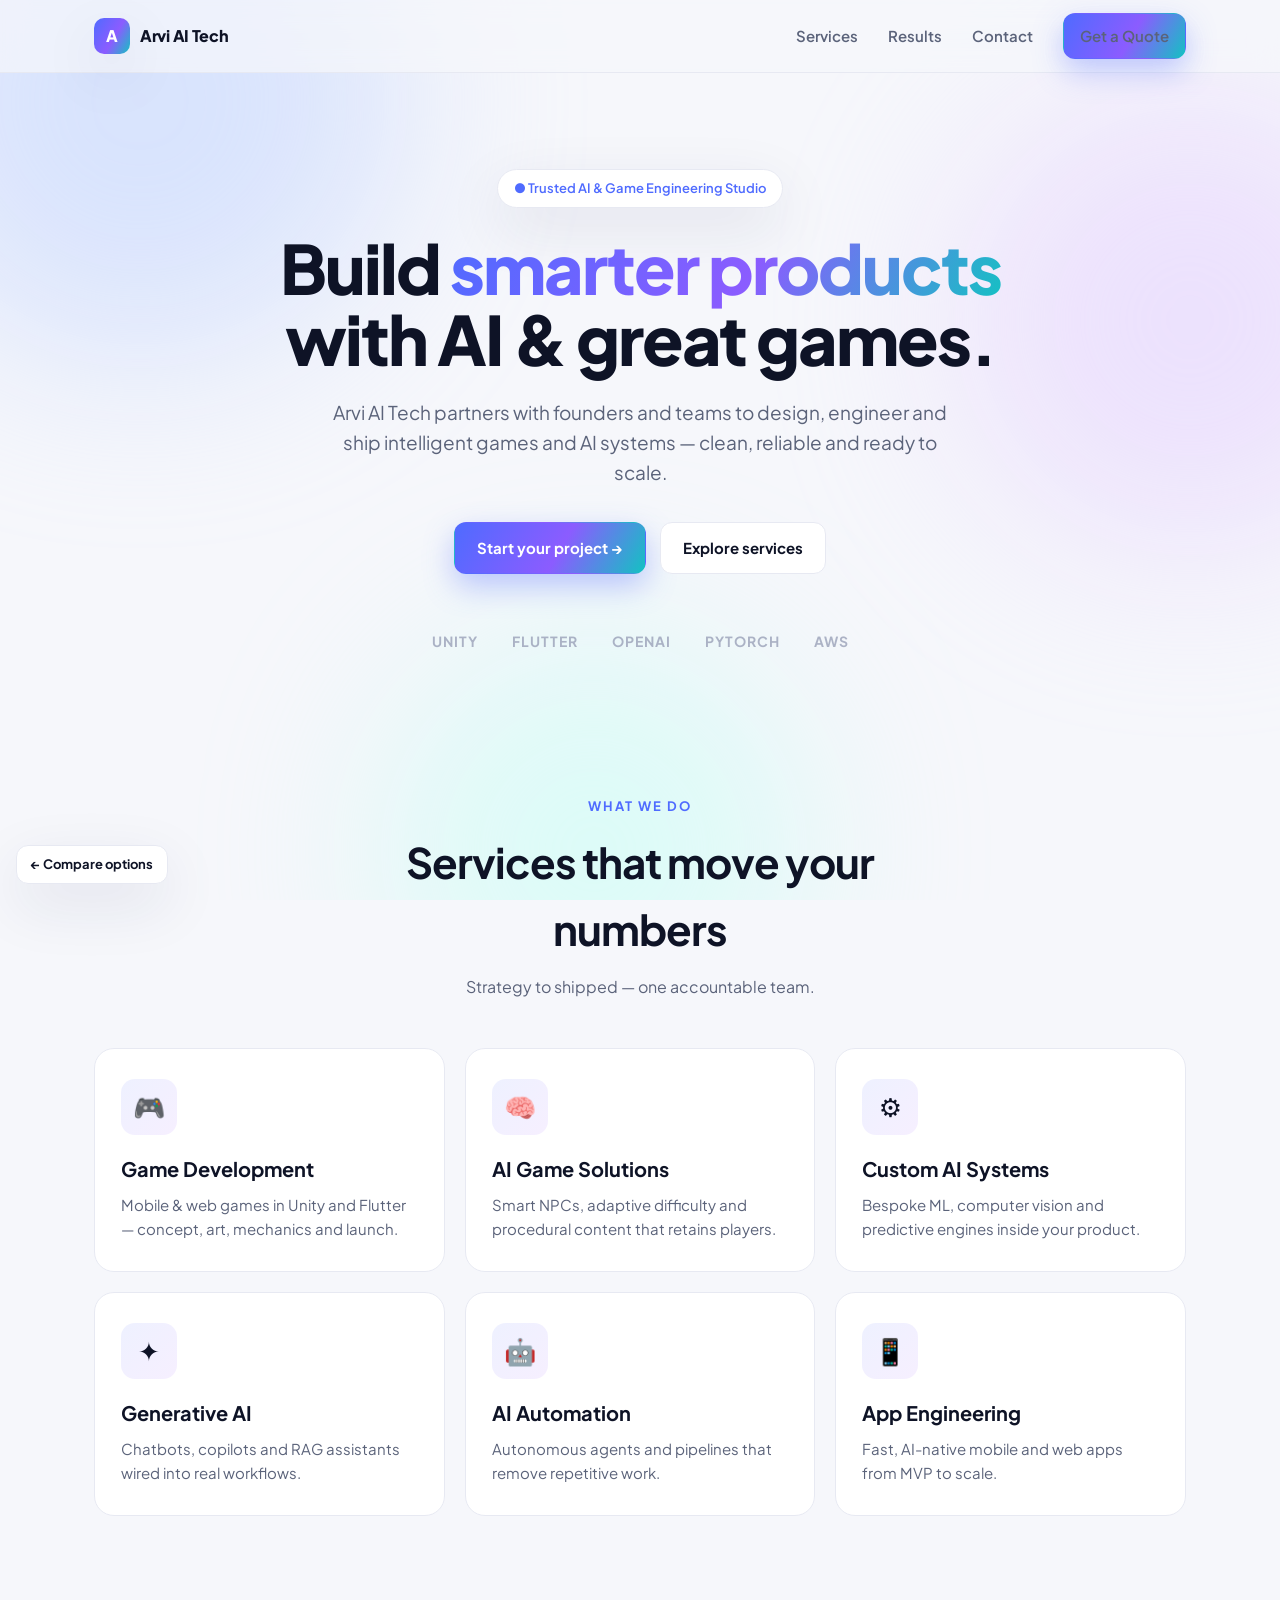
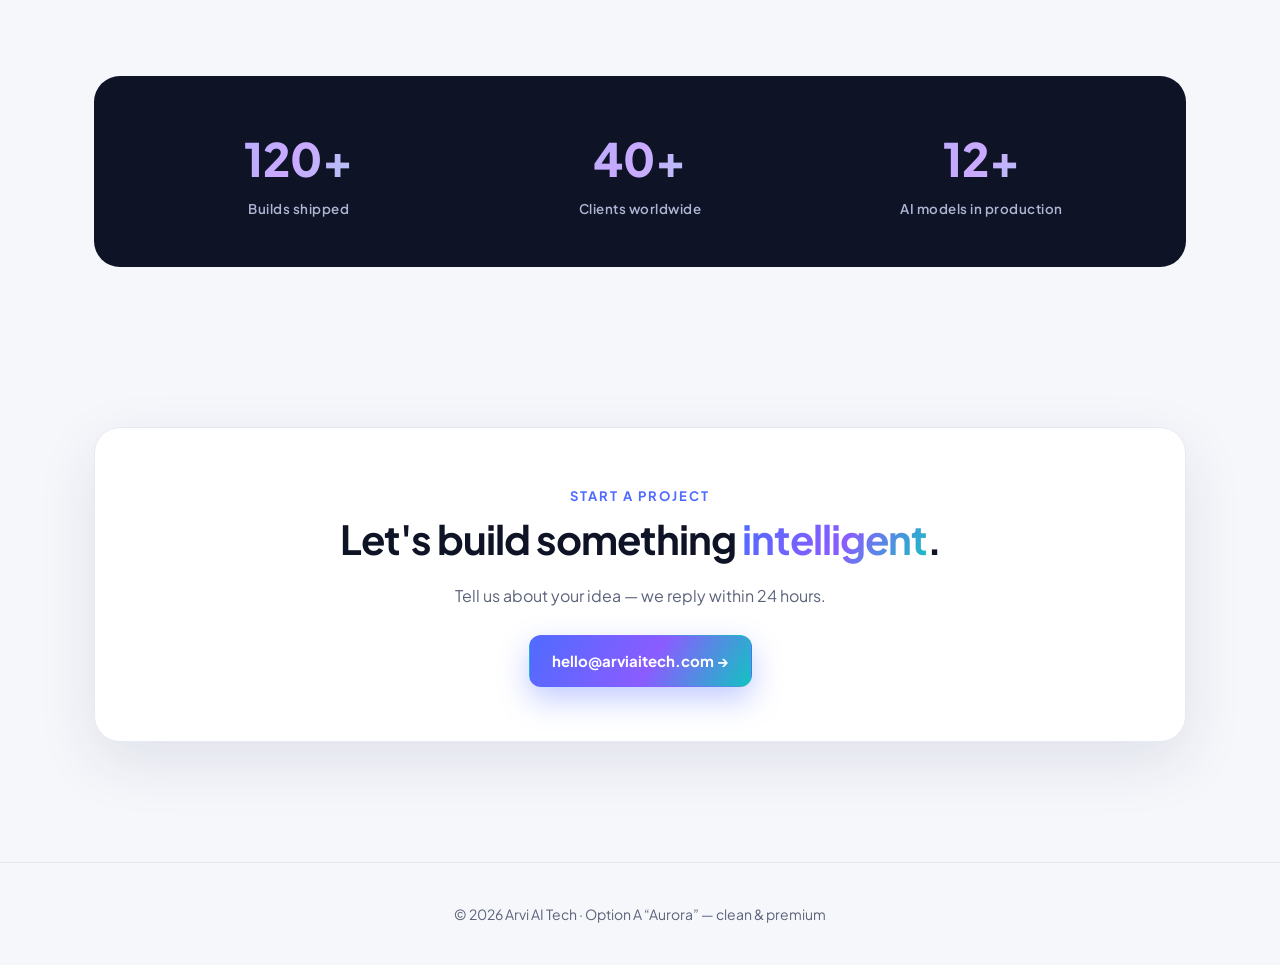
<file: variants/option-a-aurora.html>
<!DOCTYPE html>
<html lang="en">
<head>
<meta charset="UTF-8" />
<meta name="viewport" content="width=device-width, initial-scale=1.0" />
<title>Arvi AI Tech — Option A · Aurora (Clean & Premium)</title>
<link rel="preconnect" href="https://fonts.googleapis.com" />
<link rel="preconnect" href="https://fonts.gstatic.com" crossorigin />
<link href="https://fonts.googleapis.com/css2?family=Plus+Jakarta+Sans:wght@400;500;600;700;800&display=swap" rel="stylesheet" />
<style>
  :root{
    --bg:#f6f7fb; --panel:#ffffff; --ink:#0e1326; --muted:#5b637a;
    --line:#e7e9f2; --blue:#4f6bff; --violet:#8b5cff; --teal:#13c2c2;
    --grad:linear-gradient(120deg,#4f6bff,#8b5cff 55%,#13c2c2);
    --shadow:0 20px 60px rgba(28,40,90,.10); --r:20px; --maxw:1140px;
  }
  *{box-sizing:border-box;margin:0;padding:0}
  html{scroll-behavior:smooth}
  body{font-family:"Plus Jakarta Sans",system-ui,sans-serif;background:var(--bg);color:var(--ink);line-height:1.6;-webkit-font-smoothing:antialiased}
  a{color:inherit;text-decoration:none}
  .wrap{max-width:var(--maxw);margin:0 auto;padding:0 24px}
  .grad{background:var(--grad);-webkit-background-clip:text;background-clip:text;-webkit-text-fill-color:transparent}
  /* aurora blobs */
  .aurora{position:fixed;inset:0;z-index:-1;overflow:hidden}
  .aurora b{position:absolute;border-radius:50%;filter:blur(90px);opacity:.5}
  .a1{width:520px;height:520px;background:#bcd0ff;top:-160px;left:-120px}
  .a2{width:460px;height:460px;background:#e3ccff;top:10%;right:-140px}
  .a3{width:420px;height:420px;background:#c3fff4;bottom:-160px;left:30%}
  /* nav */
  .nav{position:sticky;top:0;z-index:40;backdrop-filter:blur(14px);background:rgba(246,247,251,.72);border-bottom:1px solid var(--line)}
  .nav .wrap{display:flex;align-items:center;justify-content:space-between;height:72px}
  .brand{display:flex;align-items:center;gap:10px;font-weight:800;letter-spacing:-.3px}
  .mark{width:36px;height:36px;border-radius:10px;background:var(--grad);display:grid;place-items:center;color:#fff;font-weight:800;box-shadow:var(--shadow)}
  .links{display:flex;align-items:center;gap:30px}
  .links a{color:var(--muted);font-weight:600;font-size:15px}
  .links a:hover{color:var(--ink)}
  .btn{display:inline-flex;align-items:center;gap:8px;font-weight:700;font-size:15px;padding:13px 22px;border-radius:12px;border:1px solid transparent;transition:.2s;cursor:pointer}
  .btn:hover{transform:translateY(-2px)}
  .btn-p{background:var(--grad);color:#fff;box-shadow:0 12px 30px rgba(79,107,255,.35)}
  .btn-o{background:#fff;border-color:var(--line);color:var(--ink)}
  .btn-sm{padding:10px 16px;font-size:14px}
  /* hero */
  .hero{padding:96px 0 60px;text-align:center}
  .tag{display:inline-flex;gap:8px;align-items:center;background:#fff;border:1px solid var(--line);padding:8px 16px;border-radius:999px;font-size:13px;font-weight:600;color:var(--blue);box-shadow:var(--shadow)}
  h1{font-size:clamp(38px,6.4vw,68px);line-height:1.05;letter-spacing:-2px;font-weight:800;margin:24px 0 0}
  .sub{max-width:620px;margin:22px auto 0;color:var(--muted);font-size:clamp(16px,2vw,19px)}
  .cta{display:flex;gap:14px;justify-content:center;flex-wrap:wrap;margin-top:34px}
  .logos{display:flex;gap:34px;justify-content:center;flex-wrap:wrap;margin-top:56px;color:#9aa1b8;font-weight:700;letter-spacing:1px;font-size:14px}
  .logos span{opacity:.8}
  /* section */
  section.s{padding:80px 0}
  .head{text-align:center;max-width:600px;margin:0 auto 48px}
  .ey{color:var(--blue);font-weight:700;font-size:13px;letter-spacing:2px;text-transform:uppercase}
  .head h2{font-size:clamp(28px,4vw,42px);letter-spacing:-1px;margin:10px 0 12px}
  .head p{color:var(--muted)}
  .grid{display:grid;grid-template-columns:repeat(3,1fr);gap:20px}
  .card{background:var(--panel);border:1px solid var(--line);border-radius:var(--r);padding:30px 26px;transition:.3s}
  .card:hover{transform:translateY(-6px);box-shadow:var(--shadow);border-color:#dfe3f3}
  .ic{width:56px;height:56px;border-radius:14px;display:grid;place-items:center;font-size:26px;background:linear-gradient(135deg,#eef1ff,#f6efff);margin-bottom:18px}
  .card h3{font-size:20px;margin-bottom:8px}
  .card p{color:var(--muted);font-size:15px}
  /* metrics band */
  .band{background:var(--ink);border-radius:26px;color:#fff;padding:46px;display:grid;grid-template-columns:repeat(3,1fr);gap:24px;text-align:center}
  .band .n{font-size:46px;font-weight:800}.band .n.g{background:linear-gradient(120deg,#9fb4ff,#caa9ff,#8ff0e6);-webkit-background-clip:text;background-clip:text;-webkit-text-fill-color:transparent}
  .band small{color:#aeb6d4;font-weight:600;letter-spacing:.5px}
  /* cta panel */
  .panel{background:#fff;border:1px solid var(--line);border-radius:26px;padding:54px;text-align:center;box-shadow:var(--shadow)}
  .panel h2{font-size:clamp(26px,3.6vw,40px);letter-spacing:-1px}
  .panel p{color:var(--muted);margin:12px 0 26px}
  footer{border-top:1px solid var(--line);padding:40px 0;text-align:center;color:var(--muted);font-size:14px;margin-top:40px}
  .switch{position:fixed;left:16px;bottom:16px;z-index:60;background:#fff;border:1px solid var(--line);box-shadow:var(--shadow);border-radius:12px;padding:8px 14px;font-size:13px;font-weight:700;color:var(--ink)}
  @media(max-width:860px){.links{display:none}.grid{grid-template-columns:1fr}.band{grid-template-columns:1fr}.panel{padding:36px 22px}}
</style>
</head>
<body>
<div class="aurora"><b class="a1"></b><b class="a2"></b><b class="a3"></b></div>
<a class="switch" href="./index.html">← Compare options</a>

<header class="nav"><div class="wrap">
  <div class="brand"><span class="mark">A</span> Arvi AI Tech</div>
  <nav class="links"><a href="#s1">Services</a><a href="#s2">Results</a><a href="#cta">Contact</a><a class="btn btn-p btn-sm" href="#cta">Get a Quote</a></nav>
</div></header>

<section class="hero"><div class="wrap">
  <span class="tag">● Trusted AI & Game Engineering Studio</span>
  <h1>Build <span class="grad">smarter products</span><br/>with AI & great games.</h1>
  <p class="sub">Arvi AI Tech partners with founders and teams to design, engineer and ship intelligent games and AI systems — clean, reliable and ready to scale.</p>
  <div class="cta"><a class="btn btn-p" href="#cta">Start your project →</a><a class="btn btn-o" href="#s1">Explore services</a></div>
  <div class="logos"><span>UNITY</span><span>FLUTTER</span><span>OPENAI</span><span>PYTORCH</span><span>AWS</span></div>
</div></section>

<section class="s" id="s1"><div class="wrap">
  <div class="head"><span class="ey">What we do</span><h2>Services that move your numbers</h2><p>Strategy to shipped — one accountable team.</p></div>
  <div class="grid">
    <div class="card"><div class="ic">🎮</div><h3>Game Development</h3><p>Mobile & web games in Unity and Flutter — concept, art, mechanics and launch.</p></div>
    <div class="card"><div class="ic">🧠</div><h3>AI Game Solutions</h3><p>Smart NPCs, adaptive difficulty and procedural content that retains players.</p></div>
    <div class="card"><div class="ic">⚙️</div><h3>Custom AI Systems</h3><p>Bespoke ML, computer vision and predictive engines inside your product.</p></div>
    <div class="card"><div class="ic">✦</div><h3>Generative AI</h3><p>Chatbots, copilots and RAG assistants wired into real workflows.</p></div>
    <div class="card"><div class="ic">🤖</div><h3>AI Automation</h3><p>Autonomous agents and pipelines that remove repetitive work.</p></div>
    <div class="card"><div class="ic">📱</div><h3>App Engineering</h3><p>Fast, AI-native mobile and web apps from MVP to scale.</p></div>
  </div>
</div></section>

<section class="s" id="s2"><div class="wrap">
  <div class="band">
    <div><div class="n g">120+</div><small>Builds shipped</small></div>
    <div><div class="n g">40+</div><small>Clients worldwide</small></div>
    <div><div class="n g">12+</div><small>AI models in production</small></div>
  </div>
</div></section>

<section class="s" id="cta"><div class="wrap">
  <div class="panel">
    <span class="ey">Start a project</span>
    <h2>Let's build something <span class="grad">intelligent</span>.</h2>
    <p>Tell us about your idea — we reply within 24 hours.</p>
    <a class="btn btn-p" href="mailto:hello@arviaitech.com">hello@arviaitech.com →</a>
  </div>
</div></section>

<footer>© 2026 Arvi AI Tech · Option A “Aurora” — clean & premium</footer>
</body>
</html>
</file>
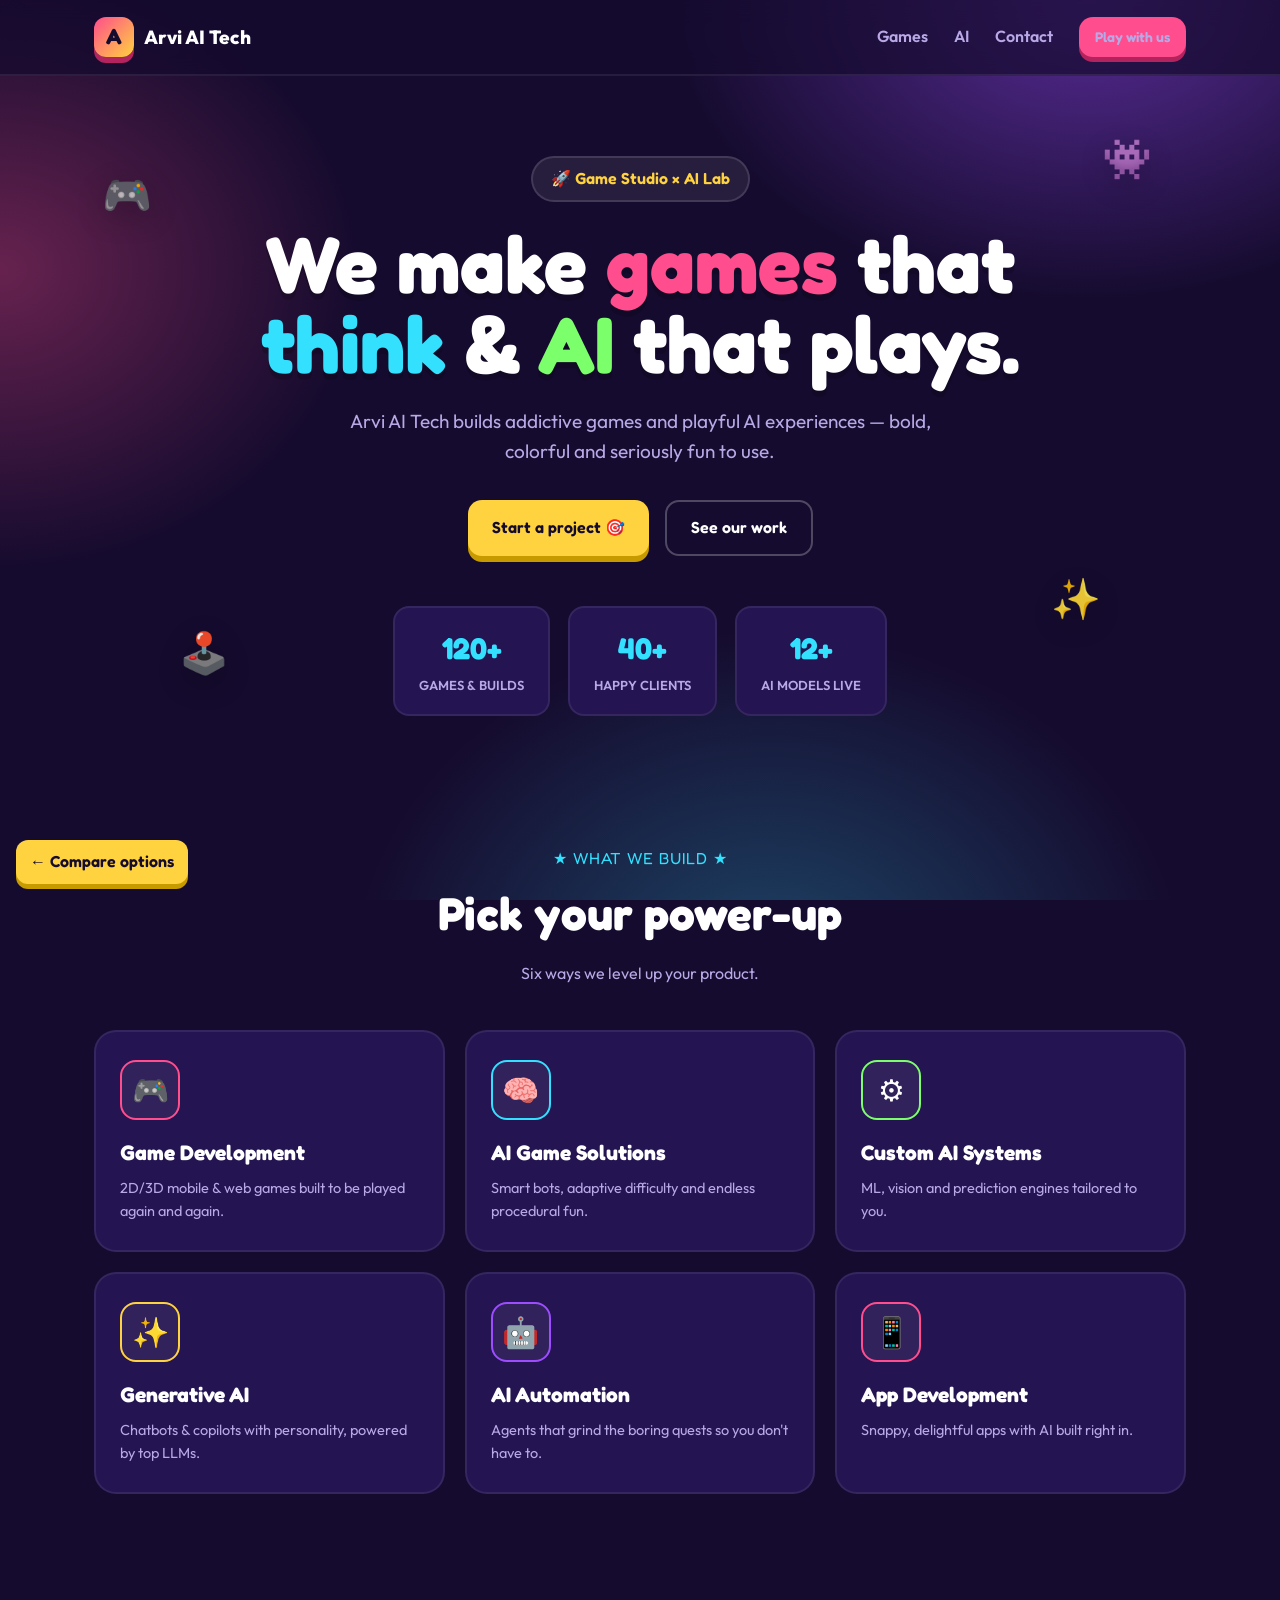
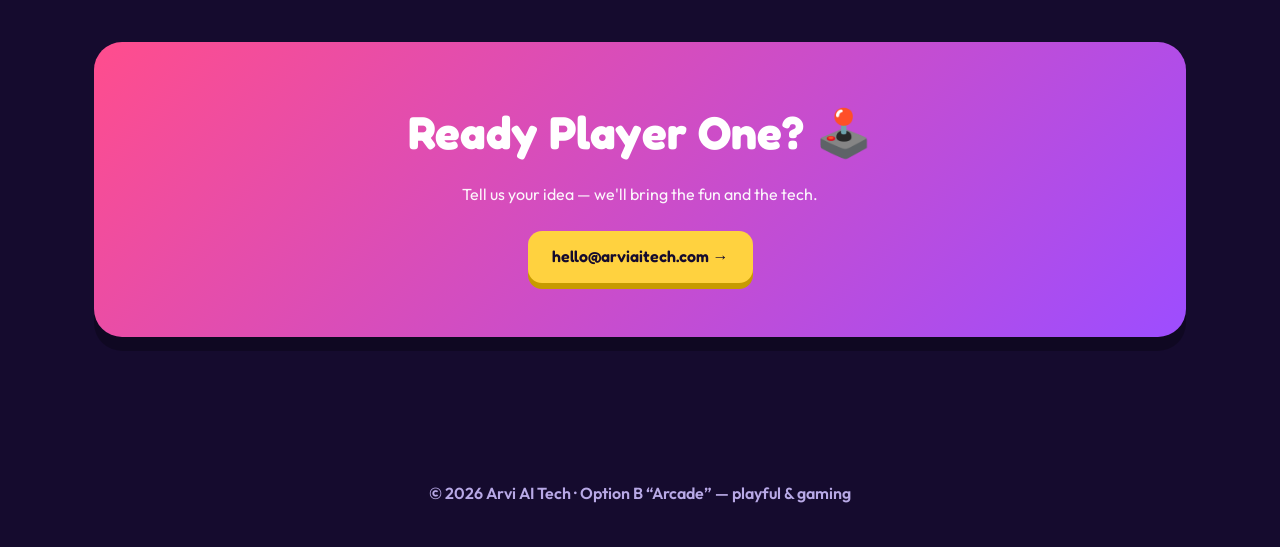
<file: variants/option-b-arcade.html>
<!DOCTYPE html>
<html lang="en">
<head>
<meta charset="UTF-8" />
<meta name="viewport" content="width=device-width, initial-scale=1.0" />
<title>Arvi AI Tech — Option B · Arcade (Playful & Gaming)</title>
<link rel="preconnect" href="https://fonts.googleapis.com" />
<link rel="preconnect" href="https://fonts.gstatic.com" crossorigin />
<link href="https://fonts.googleapis.com/css2?family=Fredoka:wght@500;600;700&family=Outfit:wght@400;500;600;700;800&display=swap" rel="stylesheet" />
<style>
  :root{
    --bg:#150b2e; --bg2:#1d1040; --panel:#241452; --ink:#fff; --muted:#b8a9e6;
    --pink:#ff4d8d; --yellow:#ffd23f; --cyan:#33e1ff; --lime:#7bff6b; --purple:#9d4dff;
    --r:22px; --maxw:1140px;
  }
  *{box-sizing:border-box;margin:0;padding:0}
  html{scroll-behavior:smooth}
  body{font-family:"Outfit",system-ui,sans-serif;background:var(--bg);color:var(--ink);line-height:1.6;overflow-x:hidden}
  a{color:inherit;text-decoration:none}
  .wrap{max-width:var(--maxw);margin:0 auto;padding:0 24px}
  .fred{font-family:"Fredoka",sans-serif}
  /* fun background */
  .bg{position:fixed;inset:0;z-index:-1;background:
     radial-gradient(700px 500px at 85% 0%,rgba(157,77,255,.5),transparent 60%),
     radial-gradient(600px 500px at 0% 30%,rgba(255,77,141,.35),transparent 60%),
     radial-gradient(700px 600px at 60% 110%,rgba(51,225,255,.28),transparent 60%),var(--bg)}
  .blob{position:absolute;font-size:40px;animation:bob 6s ease-in-out infinite;opacity:.9;filter:drop-shadow(0 8px 16px rgba(0,0,0,.3))}
  @keyframes bob{0%,100%{transform:translateY(0) rotate(-6deg)}50%{transform:translateY(-18px) rotate(6deg)}}
  /* nav */
  .nav{position:sticky;top:0;z-index:40;background:rgba(21,11,46,.7);backdrop-filter:blur(12px);border-bottom:2px solid rgba(255,255,255,.08)}
  .nav .wrap{display:flex;align-items:center;justify-content:space-between;height:74px}
  .brand{display:flex;align-items:center;gap:10px;font-weight:800;font-size:19px}
  .mark{width:40px;height:40px;border-radius:12px;background:linear-gradient(135deg,var(--pink),var(--yellow));display:grid;place-items:center;color:#150b2e;font-weight:800;font-family:"Fredoka";font-size:22px;box-shadow:0 6px 0 #b3245e}
  .links{display:flex;align-items:center;gap:26px}
  .links a{color:var(--muted);font-weight:600}
  .links a:hover{color:#fff}
  .btn{display:inline-flex;align-items:center;gap:8px;font-family:"Fredoka";font-weight:600;font-size:16px;padding:13px 24px;border-radius:14px;cursor:pointer;border:0;transition:.12s;position:relative;top:0}
  .btn-p{background:var(--pink);color:#fff;box-shadow:0 6px 0 #b3245e}
  .btn-p:active{top:6px;box-shadow:0 0 0 #b3245e}
  .btn-y{background:var(--yellow);color:#150b2e;box-shadow:0 6px 0 #c79b00}
  .btn-y:active{top:6px;box-shadow:0 0 0 #c79b00}
  .btn-g{background:transparent;color:#fff;border:2px solid rgba(255,255,255,.25)}
  .btn-sm{padding:9px 16px;font-size:14px;box-shadow:0 5px 0 #b3245e}
  /* hero */
  .hero{padding:80px 0 56px;text-align:center;position:relative}
  .tag{display:inline-flex;gap:8px;align-items:center;background:rgba(255,255,255,.08);border:2px solid rgba(255,255,255,.12);padding:8px 18px;border-radius:999px;font-family:"Fredoka";font-weight:600;color:var(--yellow)}
  h1{font-family:"Fredoka";font-size:clamp(40px,7vw,80px);line-height:1;margin:22px 0 0;text-shadow:0 6px 0 rgba(0,0,0,.18)}
  h1 .p{color:var(--pink)}h1 .c{color:var(--cyan)}h1 .l{color:var(--lime)}
  .sub{max-width:600px;margin:22px auto 0;color:var(--muted);font-size:clamp(16px,2vw,19px)}
  .cta{display:flex;gap:16px;justify-content:center;flex-wrap:wrap;margin-top:34px}
  .stats{display:flex;gap:18px;justify-content:center;flex-wrap:wrap;margin-top:50px}
  .chip{background:var(--panel);border:2px solid rgba(255,255,255,.08);border-radius:16px;padding:16px 24px}
  .chip b{font-family:"Fredoka";display:block;font-size:30px;color:var(--cyan)}
  .chip span{color:var(--muted);font-size:13px;font-weight:600}
  /* section */
  section.s{padding:74px 0}
  .head{text-align:center;max-width:600px;margin:0 auto 44px}
  .ey{font-family:"Fredoka";color:var(--cyan);letter-spacing:1px}
  .head h2{font-family:"Fredoka";font-size:clamp(30px,4.4vw,46px);margin:6px 0 10px}
  .head p{color:var(--muted)}
  .grid{display:grid;grid-template-columns:repeat(3,1fr);gap:20px}
  .card{background:var(--panel);border:2px solid rgba(255,255,255,.08);border-radius:var(--r);padding:28px 24px;transition:.18s}
  .card:hover{transform:translateY(-8px) rotate(-1deg);border-color:var(--c,var(--pink))}
  .card:nth-child(1){--c:var(--pink)}.card:nth-child(2){--c:var(--cyan)}.card:nth-child(3){--c:var(--lime)}
  .card:nth-child(4){--c:var(--yellow)}.card:nth-child(5){--c:var(--purple)}.card:nth-child(6){--c:var(--pink)}
  .ic{width:60px;height:60px;border-radius:16px;display:grid;place-items:center;font-size:30px;background:rgba(255,255,255,.06);border:2px solid var(--c);margin-bottom:16px}
  .card h3{font-family:"Fredoka";font-size:21px;margin-bottom:6px}
  .card p{color:var(--muted);font-size:14.5px}
  /* cta */
  .panel{background:linear-gradient(135deg,var(--pink),var(--purple));border-radius:28px;padding:54px;text-align:center;box-shadow:0 14px 0 rgba(0,0,0,.25)}
  .panel h2{font-family:"Fredoka";font-size:clamp(28px,4vw,46px)}
  .panel p{margin:12px 0 24px;opacity:.95}
  footer{padding:40px 0;text-align:center;color:var(--muted);font-weight:600;margin-top:30px}
  .switch{position:fixed;left:16px;bottom:16px;z-index:60;background:var(--yellow);color:#150b2e;border-radius:12px;padding:9px 14px;font-family:"Fredoka";font-weight:600;box-shadow:0 5px 0 #c79b00}
  @media(max-width:860px){.links{display:none}.grid{grid-template-columns:1fr}.panel{padding:36px 22px}}
</style>
</head>
<body>
<div class="bg">
  <span class="blob" style="left:8%;top:18%">🎮</span>
  <span class="blob" style="right:10%;top:14%;animation-delay:-2s">👾</span>
  <span class="blob" style="left:14%;bottom:24%;animation-delay:-4s">🕹️</span>
  <span class="blob" style="right:14%;bottom:30%;animation-delay:-1s">✨</span>
</div>
<a class="switch" href="./index.html">← Compare options</a>

<header class="nav"><div class="wrap">
  <div class="brand"><span class="mark">A</span> Arvi AI Tech</div>
  <nav class="links"><a href="#s1">Games</a><a href="#s1">AI</a><a href="#cta">Contact</a><a class="btn btn-p btn-sm" href="#cta">Play with us</a></nav>
</div></header>

<section class="hero"><div class="wrap">
  <span class="tag">🚀 Game Studio × AI Lab</span>
  <h1>We make <span class="p">games</span> that<br/><span class="c">think</span> &amp; <span class="l">AI</span> that plays.</h1>
  <p class="sub">Arvi AI Tech builds addictive games and playful AI experiences — bold, colorful and seriously fun to use.</p>
  <div class="cta"><a class="btn btn-y" href="#cta">Start a project 🎯</a><a class="btn btn-g" href="#s1">See our work</a></div>
  <div class="stats">
    <div class="chip"><b>120+</b><span>GAMES & BUILDS</span></div>
    <div class="chip"><b>40+</b><span>HAPPY CLIENTS</span></div>
    <div class="chip"><b>12+</b><span>AI MODELS LIVE</span></div>
  </div>
</div></section>

<section class="s" id="s1"><div class="wrap">
  <div class="head"><span class="ey">★ WHAT WE BUILD ★</span><h2>Pick your power-up</h2><p>Six ways we level up your product.</p></div>
  <div class="grid">
    <div class="card"><div class="ic">🎮</div><h3>Game Development</h3><p>2D/3D mobile & web games built to be played again and again.</p></div>
    <div class="card"><div class="ic">🧠</div><h3>AI Game Solutions</h3><p>Smart bots, adaptive difficulty and endless procedural fun.</p></div>
    <div class="card"><div class="ic">⚙️</div><h3>Custom AI Systems</h3><p>ML, vision and prediction engines tailored to you.</p></div>
    <div class="card"><div class="ic">✨</div><h3>Generative AI</h3><p>Chatbots & copilots with personality, powered by top LLMs.</p></div>
    <div class="card"><div class="ic">🤖</div><h3>AI Automation</h3><p>Agents that grind the boring quests so you don't have to.</p></div>
    <div class="card"><div class="ic">📱</div><h3>App Development</h3><p>Snappy, delightful apps with AI built right in.</p></div>
  </div>
</div></section>

<section class="s" id="cta"><div class="wrap">
  <div class="panel">
    <h2>Ready Player One? 🕹️</h2>
    <p>Tell us your idea — we'll bring the fun and the tech.</p>
    <a class="btn btn-y" href="mailto:hello@arviaitech.com">hello@arviaitech.com →</a>
  </div>
</div></section>

<footer>© 2026 Arvi AI Tech · Option B “Arcade” — playful & gaming</footer>
</body>
</html>
</file>
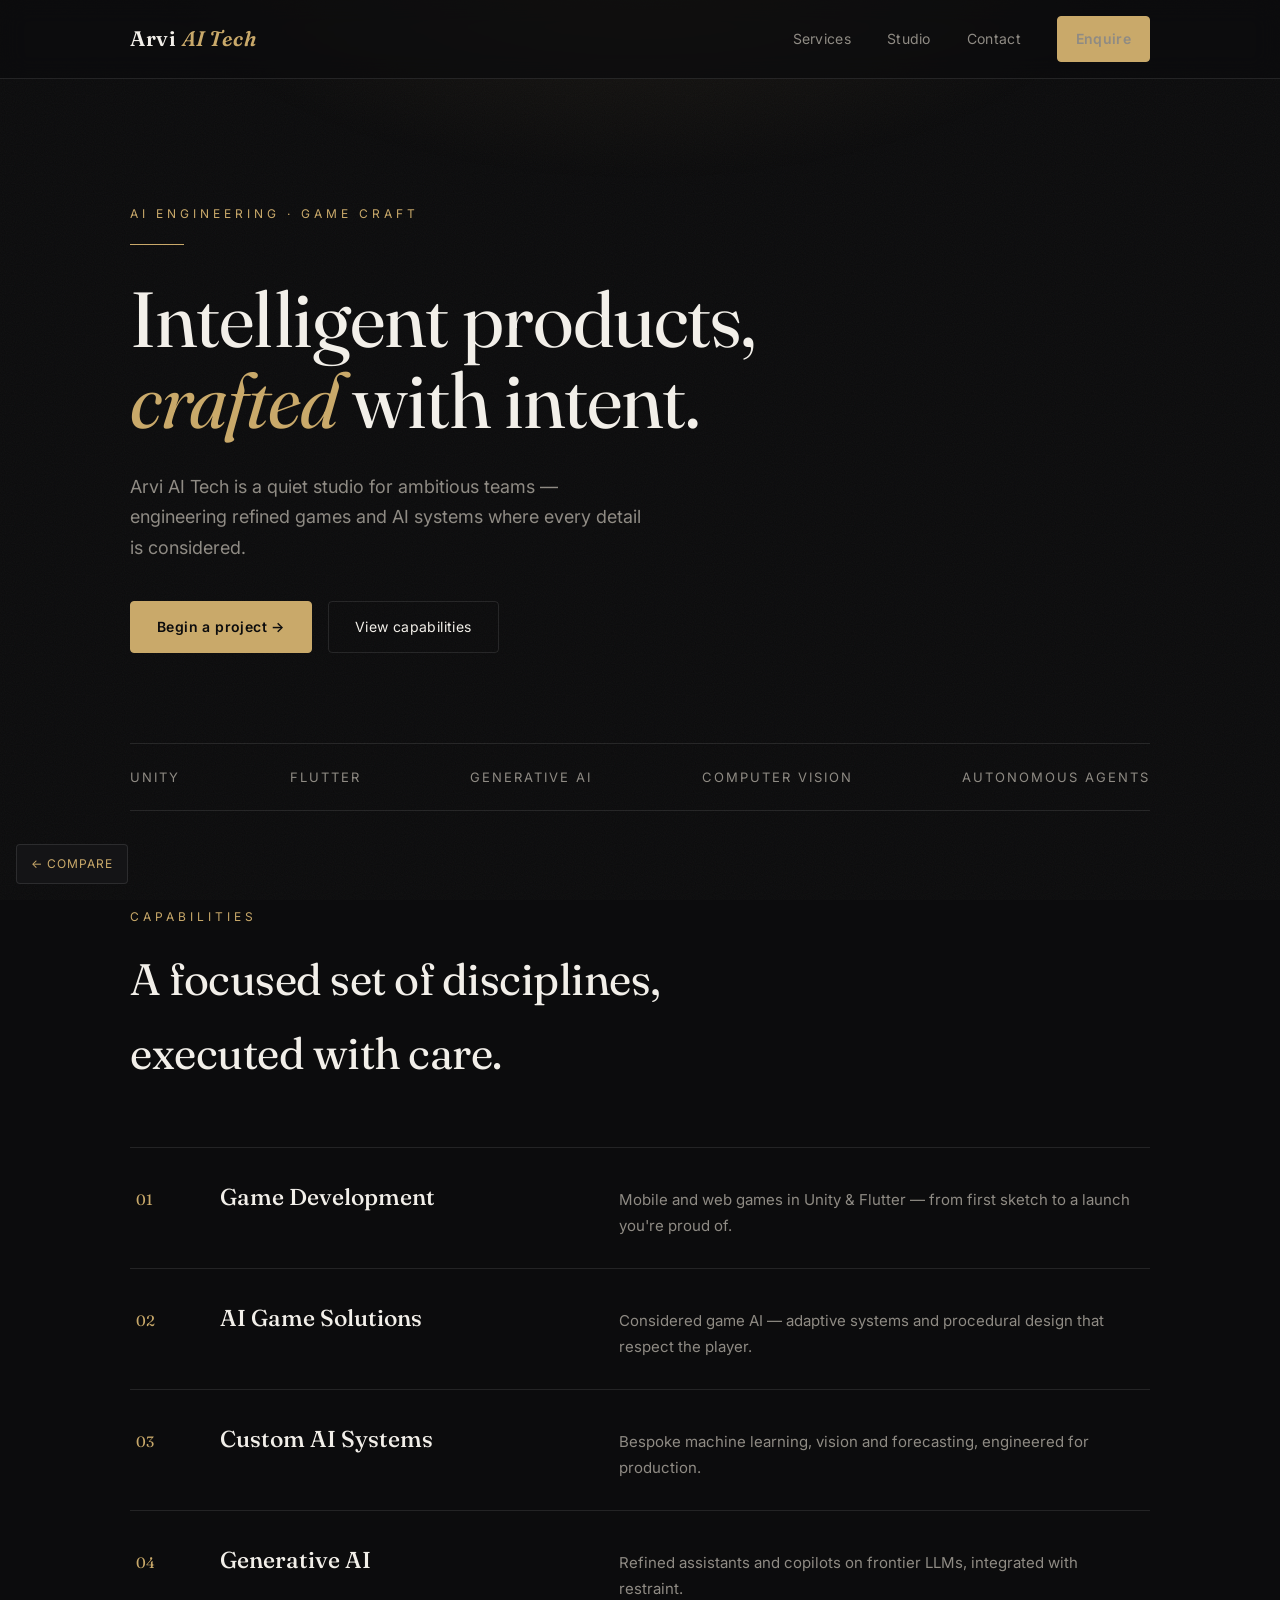
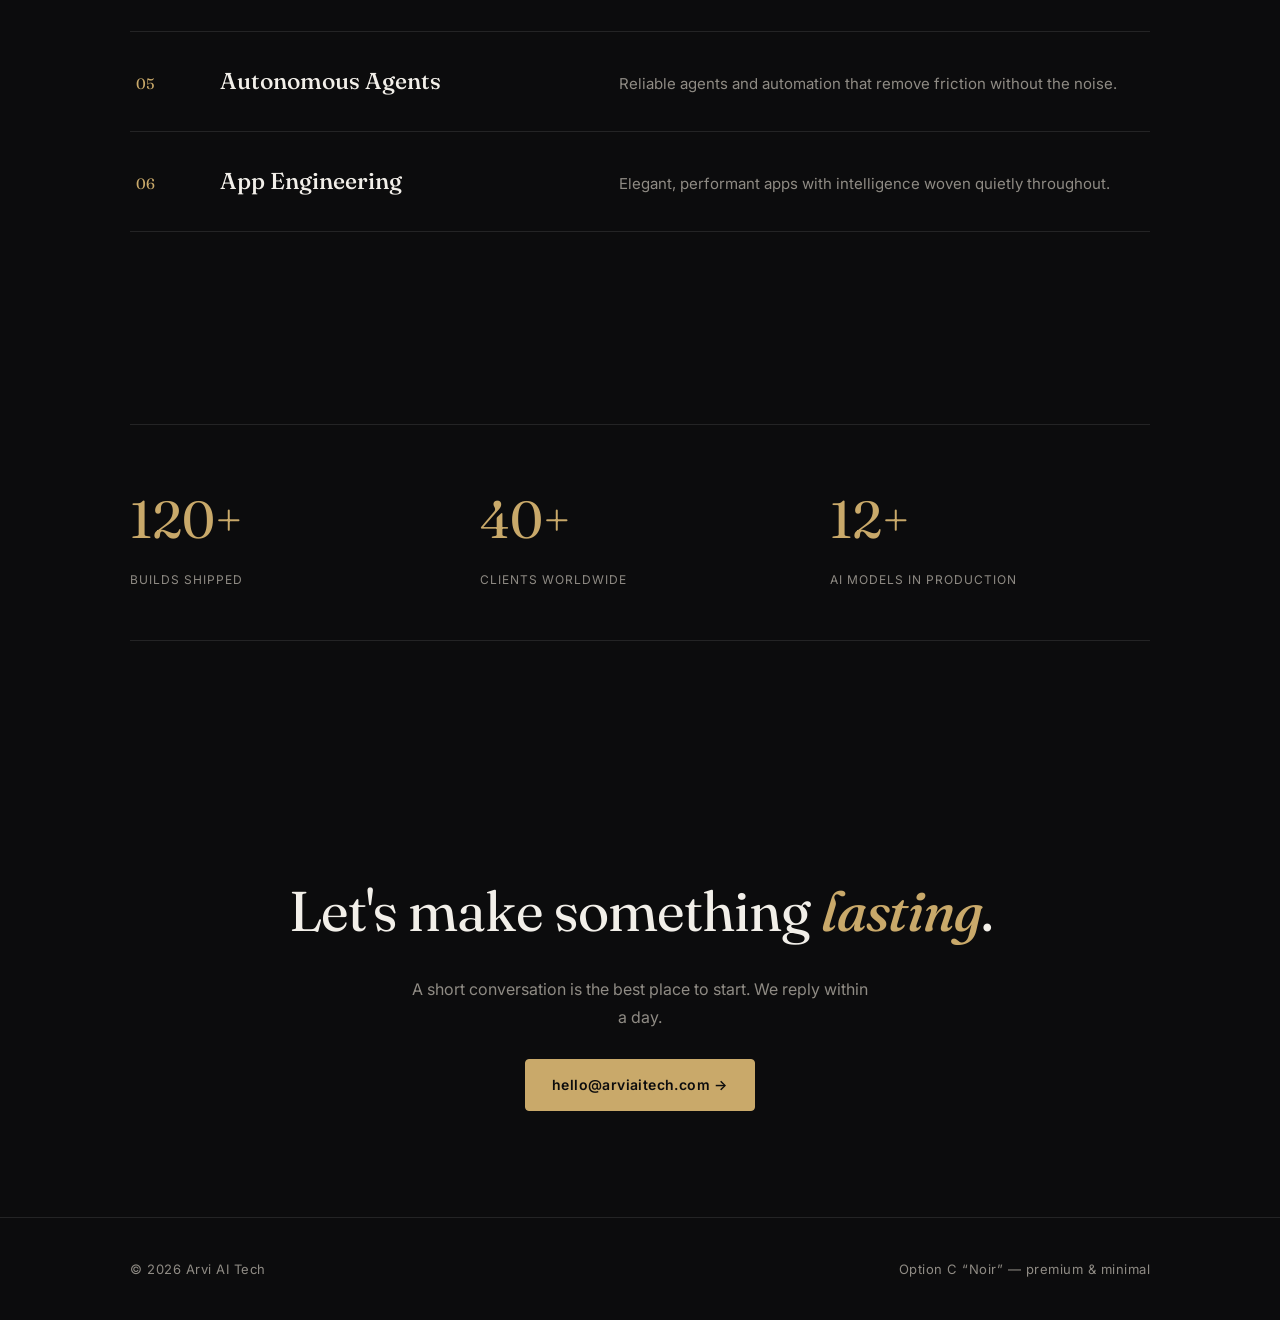
<file: variants/option-c-noir.html>
<!DOCTYPE html>
<html lang="en">
<head>
<meta charset="UTF-8" />
<meta name="viewport" content="width=device-width, initial-scale=1.0" />
<title>Arvi AI Tech — Option C · Noir (Premium & Minimal)</title>
<link rel="preconnect" href="https://fonts.googleapis.com" />
<link rel="preconnect" href="https://fonts.gstatic.com" crossorigin />
<link href="https://fonts.googleapis.com/css2?family=Fraunces:opsz,wght@9..144,400;9..144,500;9..144,600&family=Inter:wght@400;500;600&display=swap" rel="stylesheet" />
<style>
  :root{
    --bg:#0c0c0d; --panel:#141416; --ink:#f2efe9; --muted:#8f8b84;
    --line:rgba(255,255,255,.10); --gold:#c9a96a; --r:4px; --maxw:1080px;
  }
  *{box-sizing:border-box;margin:0;padding:0}
  html{scroll-behavior:smooth}
  body{font-family:"Inter",system-ui,sans-serif;background:var(--bg);color:var(--ink);line-height:1.7;-webkit-font-smoothing:antialiased}
  a{color:inherit;text-decoration:none}
  .wrap{max-width:var(--maxw);margin:0 auto;padding:0 30px}
  .serif{font-family:"Fraunces",serif;font-weight:500}
  .gold{color:var(--gold)}
  /* grain */
  .grain{position:fixed;inset:0;z-index:-1;opacity:.04;pointer-events:none;background-image:url("data:image/svg+xml,%3Csvg xmlns='http://www.w3.org/2000/svg' width='120' height='120'%3E%3Cfilter id='n'%3E%3CfeTurbulence type='fractalNoise' baseFrequency='.9' numOctaves='2'/%3E%3C/filter%3E%3Crect width='100%25' height='100%25' filter='url(%23n)'/%3E%3C/svg%3E")}
  .glowtop{position:fixed;inset:0;z-index:-1;background:radial-gradient(800px 420px at 50% -10%,rgba(201,169,106,.10),transparent 65%)}
  /* nav */
  .nav{position:sticky;top:0;z-index:40;background:rgba(12,12,13,.72);backdrop-filter:blur(12px);border-bottom:1px solid var(--line)}
  .nav .wrap{display:flex;align-items:center;justify-content:space-between;height:78px}
  .brand{font-family:"Fraunces",serif;font-size:21px;font-weight:600;letter-spacing:.5px}
  .brand .gold{font-style:italic}
  .links{display:flex;align-items:center;gap:36px}
  .links a{color:var(--muted);font-size:14px;letter-spacing:.3px}
  .links a:hover{color:var(--ink)}
  .btn{display:inline-flex;align-items:center;gap:10px;font-size:14px;letter-spacing:.4px;padding:13px 26px;border-radius:var(--r);transition:.25s;cursor:pointer;border:1px solid var(--gold)}
  .btn-p{background:var(--gold);color:#0c0c0d;font-weight:600}
  .btn-p:hover{background:transparent;color:var(--gold)}
  .btn-o{background:transparent;color:var(--ink);border-color:var(--line)}
  .btn-o:hover{border-color:var(--gold);color:var(--gold)}
  .btn-sm{padding:10px 18px;font-size:13px}
  /* hero */
  .hero{padding:120px 0 90px}
  .kicker{font-size:12px;letter-spacing:4px;text-transform:uppercase;color:var(--gold)}
  .rule{width:54px;height:1px;background:var(--gold);margin:18px 0 26px;display:inline-block}
  h1{font-family:"Fraunces",serif;font-weight:400;font-size:clamp(40px,7vw,78px);line-height:1.04;letter-spacing:-1px;max-width:14ch}
  h1 em{font-style:italic;color:var(--gold)}
  .sub{max-width:520px;margin:30px 0 0;color:var(--muted);font-size:18px}
  .cta{display:flex;gap:16px;flex-wrap:wrap;margin-top:38px}
  /* marquee divider */
  .line{border-top:1px solid var(--line);border-bottom:1px solid var(--line);padding:22px 0;display:flex;justify-content:space-between;gap:20px;flex-wrap:wrap;color:var(--muted);font-size:13px;letter-spacing:2px;text-transform:uppercase}
  /* section */
  section.s{padding:96px 0}
  .head{max-width:560px;margin:0 0 56px}
  .head .kicker{display:block;margin-bottom:14px}
  .head h2{font-family:"Fraunces",serif;font-weight:400;font-size:clamp(28px,4vw,44px);letter-spacing:-.5px}
  .list{display:grid;gap:0;border-top:1px solid var(--line)}
  .row{display:grid;grid-template-columns:60px 1fr 1.4fr;gap:24px;align-items:baseline;padding:30px 6px;border-bottom:1px solid var(--line);transition:.3s}
  .row:hover{background:rgba(255,255,255,.02);padding-left:18px}
  .row .no{font-family:"Fraunces",serif;color:var(--gold);font-size:15px}
  .row h3{font-family:"Fraunces",serif;font-weight:500;font-size:23px}
  .row p{color:var(--muted);font-size:15px}
  /* metrics */
  .metrics{display:grid;grid-template-columns:repeat(3,1fr);gap:30px;border-top:1px solid var(--line);border-bottom:1px solid var(--line);padding:50px 0}
  .metrics .n{font-family:"Fraunces",serif;font-size:52px;font-weight:400}
  .metrics small{display:block;color:var(--muted);letter-spacing:1px;text-transform:uppercase;font-size:12px;margin-top:6px}
  /* cta */
  .panel{text-align:center;padding:30px 0 10px}
  .panel h2{font-family:"Fraunces",serif;font-weight:400;font-size:clamp(30px,5vw,56px);letter-spacing:-1px}
  .panel p{color:var(--muted);max-width:460px;margin:18px auto 28px}
  footer{border-top:1px solid var(--line);padding:40px 0;color:var(--muted);font-size:13px;letter-spacing:.5px;display:flex;justify-content:space-between;flex-wrap:wrap;gap:10px}
  .switch{position:fixed;left:16px;bottom:16px;z-index:60;background:var(--panel);border:1px solid var(--line);border-radius:var(--r);padding:9px 14px;font-size:12px;letter-spacing:1px;color:var(--gold)}
  @media(max-width:820px){.links{display:none}.row{grid-template-columns:40px 1fr;}.row p{grid-column:2}.metrics{grid-template-columns:1fr;gap:20px;text-align:center}}
</style>
</head>
<body>
<div class="glowtop"></div><div class="grain"></div>
<a class="switch" href="./index.html">← COMPARE</a>

<header class="nav"><div class="wrap">
  <div class="brand">Arvi <span class="gold">AI Tech</span></div>
  <nav class="links"><a href="#s1">Services</a><a href="#s2">Studio</a><a href="#cta">Contact</a><a class="btn btn-p btn-sm" href="#cta">Enquire</a></nav>
</div></header>

<section class="hero"><div class="wrap">
  <span class="kicker">AI Engineering · Game Craft</span><br/><span class="rule"></span>
  <h1>Intelligent products, <em>crafted</em> with intent.</h1>
  <p class="sub">Arvi AI Tech is a quiet studio for ambitious teams — engineering refined games and AI systems where every detail is considered.</p>
  <div class="cta"><a class="btn btn-p" href="#cta">Begin a project →</a><a class="btn btn-o" href="#s1">View capabilities</a></div>
</div></section>

<div class="wrap"><div class="line"><span>Unity</span><span>Flutter</span><span>Generative AI</span><span>Computer Vision</span><span>Autonomous Agents</span></div></div>

<section class="s" id="s1"><div class="wrap">
  <div class="head"><span class="kicker">Capabilities</span><h2>A focused set of disciplines, executed with care.</h2></div>
  <div class="list">
    <div class="row"><span class="no">01</span><h3>Game Development</h3><p>Mobile and web games in Unity & Flutter — from first sketch to a launch you're proud of.</p></div>
    <div class="row"><span class="no">02</span><h3>AI Game Solutions</h3><p>Considered game AI — adaptive systems and procedural design that respect the player.</p></div>
    <div class="row"><span class="no">03</span><h3>Custom AI Systems</h3><p>Bespoke machine learning, vision and forecasting, engineered for production.</p></div>
    <div class="row"><span class="no">04</span><h3>Generative AI</h3><p>Refined assistants and copilots on frontier LLMs, integrated with restraint.</p></div>
    <div class="row"><span class="no">05</span><h3>Autonomous Agents</h3><p>Reliable agents and automation that remove friction without the noise.</p></div>
    <div class="row"><span class="no">06</span><h3>App Engineering</h3><p>Elegant, performant apps with intelligence woven quietly throughout.</p></div>
  </div>
</div></section>

<section class="s" id="s2"><div class="wrap">
  <div class="metrics">
    <div><span class="n gold">120+</span><small>Builds shipped</small></div>
    <div><span class="n gold">40+</span><small>Clients worldwide</small></div>
    <div><span class="n gold">12+</span><small>AI models in production</small></div>
  </div>
</div></section>

<section class="s" id="cta"><div class="wrap">
  <div class="panel">
    <h2>Let's make something <em class="gold serif" style="font-style:italic">lasting</em>.</h2>
    <p>A short conversation is the best place to start. We reply within a day.</p>
    <a class="btn btn-p" href="mailto:hello@arviaitech.com">hello@arviaitech.com →</a>
  </div>
</div></section>

<footer><div class="wrap" style="display:flex;justify-content:space-between;width:100%;gap:10px;flex-wrap:wrap"><span>© 2026 Arvi AI Tech</span><span>Option C “Noir” — premium & minimal</span></div></footer>
</body>
</html>
</file>
